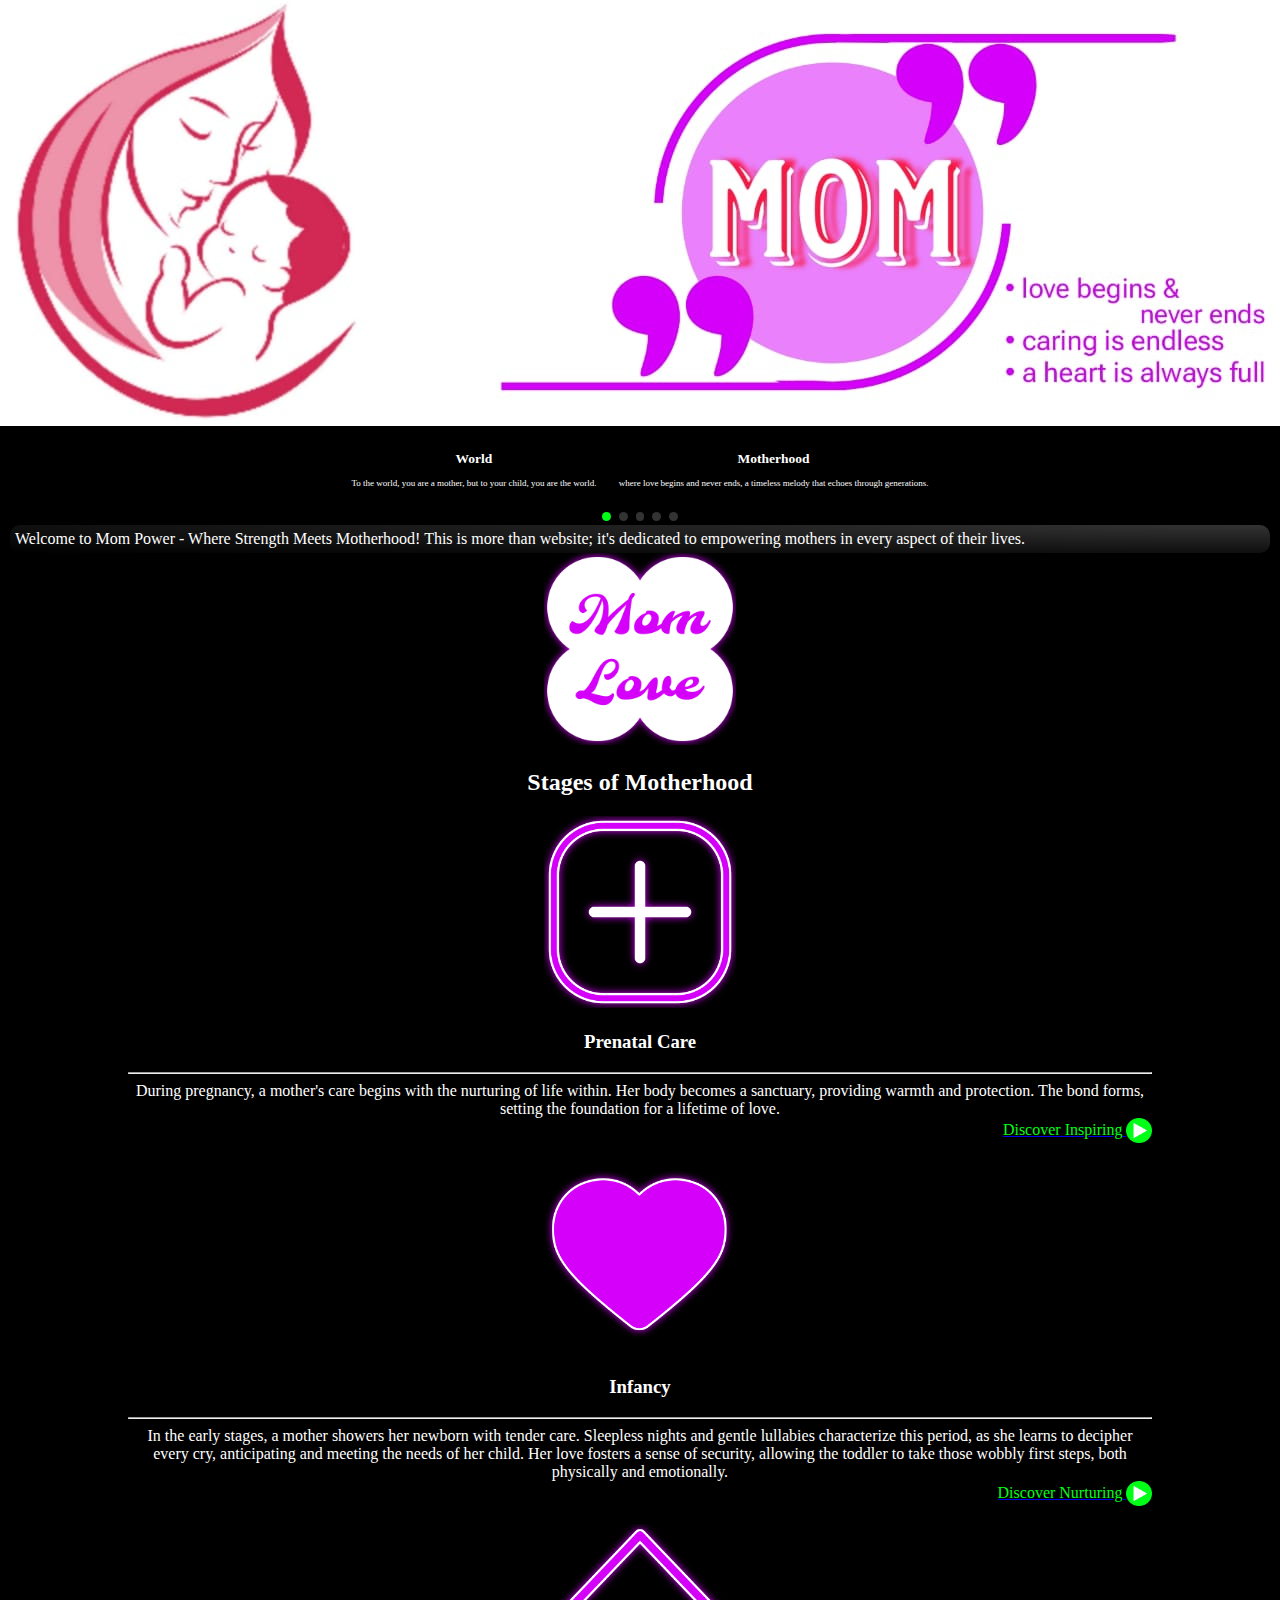
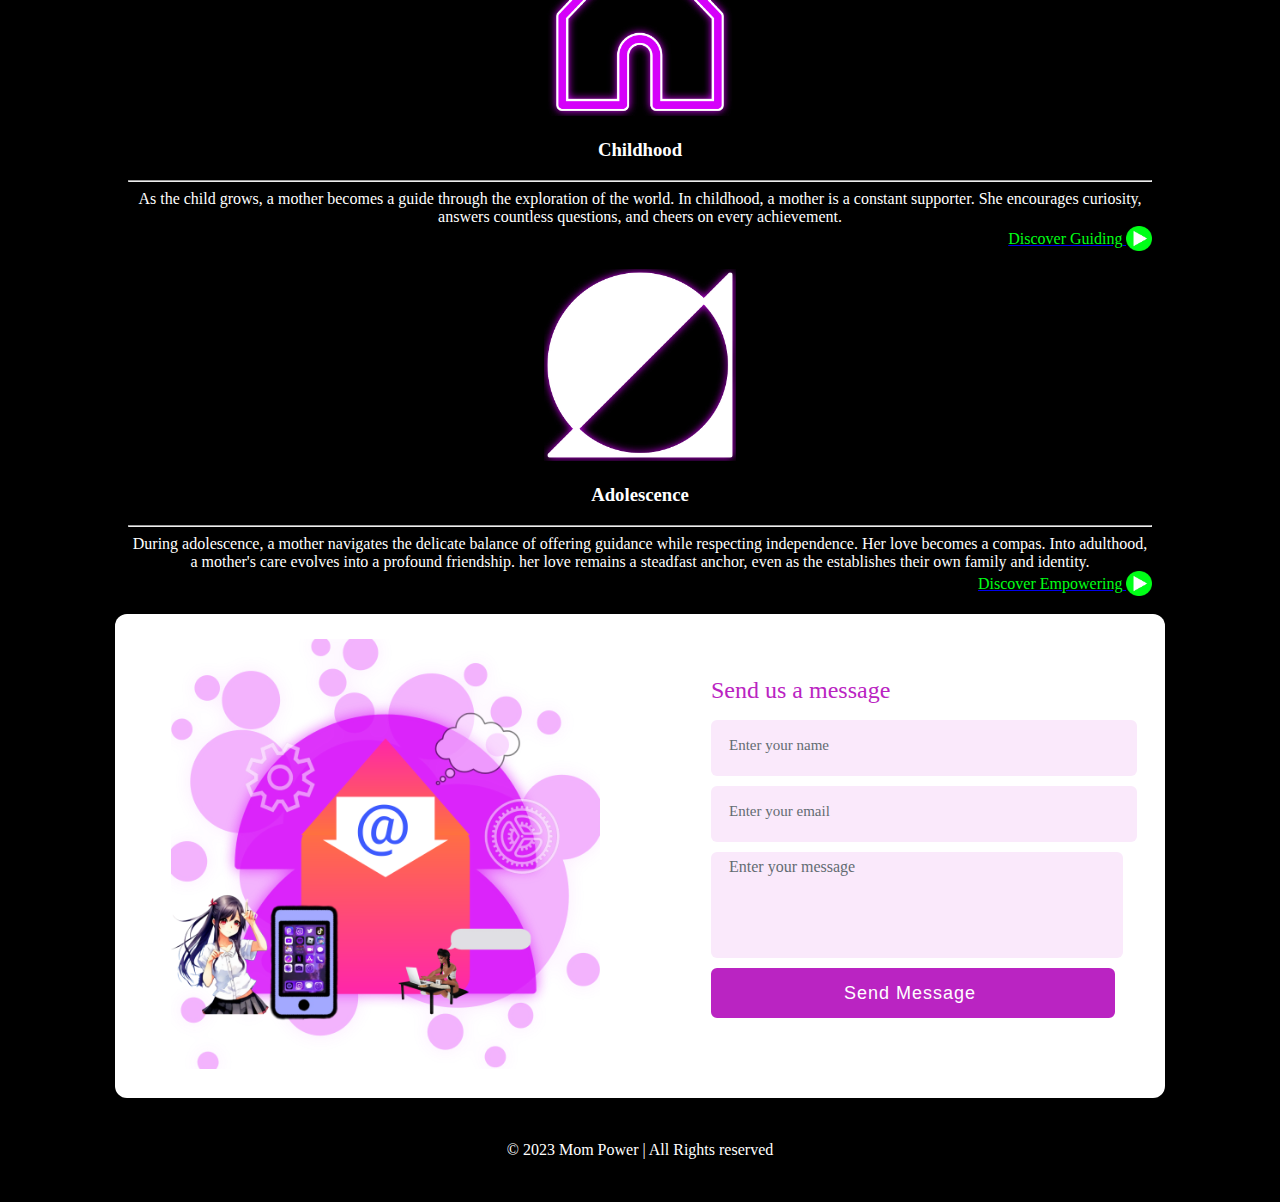
<file: index.html>
<!DOCTYPE html>
<html lang="en">
<head>
    <meta charset="UTF-8">
    <meta name="viewport" content="width=device-width, initial-scale=1.0">
    <title>Homepage-Mom-Power</title>
    <link rel="stylesheet" type="text/css" href="style.css">
    <link rel="stylesheet" href="https://fonts.googleapis.com/css2?family=Material+Symbols+Outlined:opsz,wght,FILL,GRAD@20..48,100..700,0..1,-50..200" />
    <script src="script.js" defer></script>
</head>
<body>
    <header>
        <img src="gallery/mom-power-header-image.jpg">
    </header>
    <main>
        <!--In the main element, we add 2 sections, i.e., Welcome Section, Motherhood Section-->

        <!--Starting of Welcome Section--><!--In the Welcome Section, we add 2 sub-sections, i.e., Slide Show, Introduction-->
        <section id="welcomeId">
            <!--Starting of Slide Show-->
            <div class="slideshowContainer">
                <!--Slides-->
                <div class="quoteSlides">
                    <article class="articleslide">
                        <h2>World</h2>
                    <p>To the world, you are a mother, but to your child, you are the world.</p>
                    </article>
                    <article class="articleslide">
                        <h2>Motherhood</h2>
                    <p>where love begins and never ends, a timeless melody that echoes through generations.</p>
                    </article>
                </div>
                <div class="quoteSlides">
                    <article class="articleslide">
                        <h2>Comfortable Hug</h2>
                    <p>A mother's arms are more comforting than anyone else's.</p>
                    </article>
                    <article class="articleslide">
                        <h2>Exquisite</h2>
                    <p>Motherhood is the exquisite inconvenience of being another person's everything.</p>
                    </article>
                </div>
                <div class="quoteSlides">
                    <article class="articleslide">
                        <h2>Influencer</h2>
                    <p>The influence of a mother in the lives of her children is beyond calculation.</p>
                    </article>
                    <article class="articleslide">
                        <h2>Fuel</h2>
                    <p>A mother's love is the fuel that enables a normal human being to do the impossible.</p>
                    </article>
                </div>
                <div class="quoteSlides">
                    <article class="articleslide">
                        <h2>Forever</h2>
                    <p>Mothers hold their children's hands for a short while, but their hearts forever.</p>
                    </article>
                    <article class="articleslide">
                        <h2>Understanding</h2>
                    <p>A mother understands what a child does not say.</p>
                    </article>
                </div>
                <div class="quoteSlides">
                    <article class="articleslide">
                        <h2>Greatest</h2>
                    <p>Motherhood is the greatest thing and the hardest thing.</p>
                    </article>
                    <article class="articleslide">
                        <h2>Love</h2>
                    <p>A mother's love is endless, like the waves of the sea, constant and comforting.</p>
                    </article>
                </div>
                <!--Navigation Clickable Dots-->
                <div style="text-align: center;">
                    <span class="dot" onclick="currentSlide(1)"></span>
                    <span class="dot" onclick="currentSlide(2)"></span>
                    <span class="dot" onclick="currentSlide(3)"></span>
                    <span class="dot" onclick="currentSlide(4)"></span>
                    <span class="dot" onclick="currentSlide(5)"></span>
                </div>
            </div>
            <!--Ending of Slide Show-->
            <!--Starting of Introduction-->
            <div id="introId">
                Welcome to Mom Power - Where Strength Meets Motherhood! This is more than website; it's dedicated to empowering mothers in every aspect of their lives.
            </div>
            <!--Ending of Introduction-->
        </section>
        <!--Ending of Welcome Section-->

        <!------------------------------------------------------>

        <!--Starting of Motherhood Section--><!--In the Motherhood Section, we add 5 chapters-->
        <section id="motherhoodId">
            <!--Starting of Section Header-->
            <!--Section Starting Animated Image-->
            <div class="animatingImage">
                <img src="gallery/motherhood-section-rotating-image.png">
            </div>
            <!--Section Heading-->
            <h2>Stages of Motherhood</h2>
            <!--Ending of Section Header-->
            <!--Starting of Section Body-->
            <!--Chapter 1 Prenatal Care during Pregnancy-->
            <div class="motherhoodChapter">
                <!--Chapter 1 Icon-->
                <div class="chapterIcon">
                    <img src="gallery/prenatal-care-icon.jpg">
                </div>
                <!--Chapter 1 Heading-->
                <div class="chapterHeader">
                    <h3>Prenatal Care</h3>
                </div>
                <!--Sepation Rule-->
                <hr>
                <!--Chapter 1 Body-->
                <div class="chapterText">
                    During pregnancy, a mother's care begins with the nurturing of life within. Her body becomes a sanctuary, providing warmth and protection. The bond forms, setting the foundation for a lifetime of love.
                </div>
                <!--Chapter 1 Action-->
                <div class="chapterAction">
                    <a href="webpages/cultural-education.html" rel="nofollow" target="_blank">
                        <!--Action Text-->
                        <div>Discover Inspiring</div>
                        &nbsp;
                        <!--Action Image-->
                        <img src="gallery/chapter-action-button.jpg">
                    </a>
                </div>
            </div>
            <br>
            <!--Chapter 2 Infancy-->
            <div class="motherhoodChapter">
                <!--Chapter 2 Icon-->
                <div class="chapterIcon">
                    <img src="gallery/infancy-icon.jpg">
                </div>
                <!--Chapter 2 Heading-->
                <div class="chapterHeader">
                    <h3>Infancy</h3>
                </div>
                <!--Sepation Rule-->
                <hr>
                <!--Chapter 2 Body-->
                <div class="chapterText">
                    In the early stages, a mother showers her newborn with tender care. Sleepless nights and gentle lullabies characterize this period, as she learns to decipher every cry, anticipating and meeting the needs of her child. Her love fosters a sense of security, allowing the toddler to take those wobbly first steps, both physically and emotionally.
                </div>
                <!--Chapter 2 Action-->
                <div class="chapterAction">
                    <a href="webpages/social-emotional-education.html" rel="nofollow" target="_blank">
                        <!--Action Text-->
                        <div>Discover Nurturing</div>
                        &nbsp;
                        <!--Action Image-->
                        <img src="gallery/chapter-action-button.jpg">
                    </a>
                </div>
            </div>
            <br>
            <!--Chapter 3 Childhood-->
            <div class="motherhoodChapter">
                <!--Chapter 3 Icon-->
                <div class="chapterIcon">
                    <img src="gallery/childhood-icon.jpg">
                </div>
                <!--Chapter 3 Heading-->
                <div class="chapterHeader">
                    <h3>Childhood</h3>
                </div>
                <!--Sepation Rule-->
                <hr>
                <!--Chapter 3 Body-->
                <div class="chapterText">
                    As the child grows, a mother becomes a guide through the exploration of the world. In childhood, a mother is a constant supporter. She encourages curiosity, answers countless questions, and cheers on every achievement.
                </div>
                <!--Chapter 3 Action-->
                <div class="chapterAction">
                    <a href="webpages/e-learning.html" rel="nofollow" target="_blank">
                        <!--Action Text-->
                        <div>Discover Guiding</div>
                        &nbsp;
                        <!--Action Image-->
                        <img src="gallery/chapter-action-button.jpg">
                    </a>
                </div>
            </div>
            <br>
            <!--Chapter 4 Adolescence-->
            <div class="motherhoodChapter">
                <!--Chapter 4 Icon-->
                <div class="chapterIcon">
                    <img src="gallery/adolescence-icon.jpg">
                </div>
                <!--Chapter 4 Heading-->
                <div class="chapterHeader">
                    <h3>Adolescence</h3>
                </div>
                <!--Sepation Rule-->
                <hr>
                <!--Chapter 4 Body-->
                <div class="chapterText">
                    During adolescence, a mother navigates the delicate balance of offering guidance while respecting independence. Her love becomes a compas. Into adulthood, a mother's care evolves into a profound friendship. her love remains a steadfast anchor, even as the establishes their own family and identity.
                </div>
                <!--Chapter 4 Action-->
                <div class="chapterAction">
                    <a href="webpages/eco-education.html" rel="nofollow" target="_blank">
                        <!--Action Text-->
                        <div>Discover Empowering</div>
                        &nbsp;
                        <!--Action Image-->
                        <img src="gallery/chapter-action-button.jpg">
                    </a>
                </div>
            </div>
            <br>
            <!--Ending of Section Body-->
        </section>
        <!--Ending of Motherhood Section-->

        <!------------------------------------------------------>
        
<!--Starting of Contact-->
       <div id="index-contact" class="cn-body">
  <div class="cn-container">
    <div class="cn-content">
      <div class="cn-image-box">
       <img src="gallery/contact.png" alt="Contact Us">
      </div>
    <form action="#">
      <div class="cn-topic">Send us a message</div>
      <div class="cn-input-box">
        <input type="text" required>
        <label>Enter your name</label>
      </div>
      <div class="cn-input-box">
        <input type="text" required>
        <label>Enter your email</label>
      </div>
      <div class="cn-message-box">
        <input type="text">
        <label>Enter your message</label>
      </div>
      <div class="cn-input-box">
        <input type="submit" value="Send Message">
      </div>
    </form>
  </div>
  </div>
       </div>
<!--Ending of Contact-->
    </main>
    <button id="toTopButton" onclick="scrollToTop()">&#x279C;</button>
    <footer>
        <div>&copy; 2023 <a href="index.html" rel="nofollow" target="_blank">Mom Power</a> | All Rights reserved</div>
    </footer>
</body>
</html>
</file>
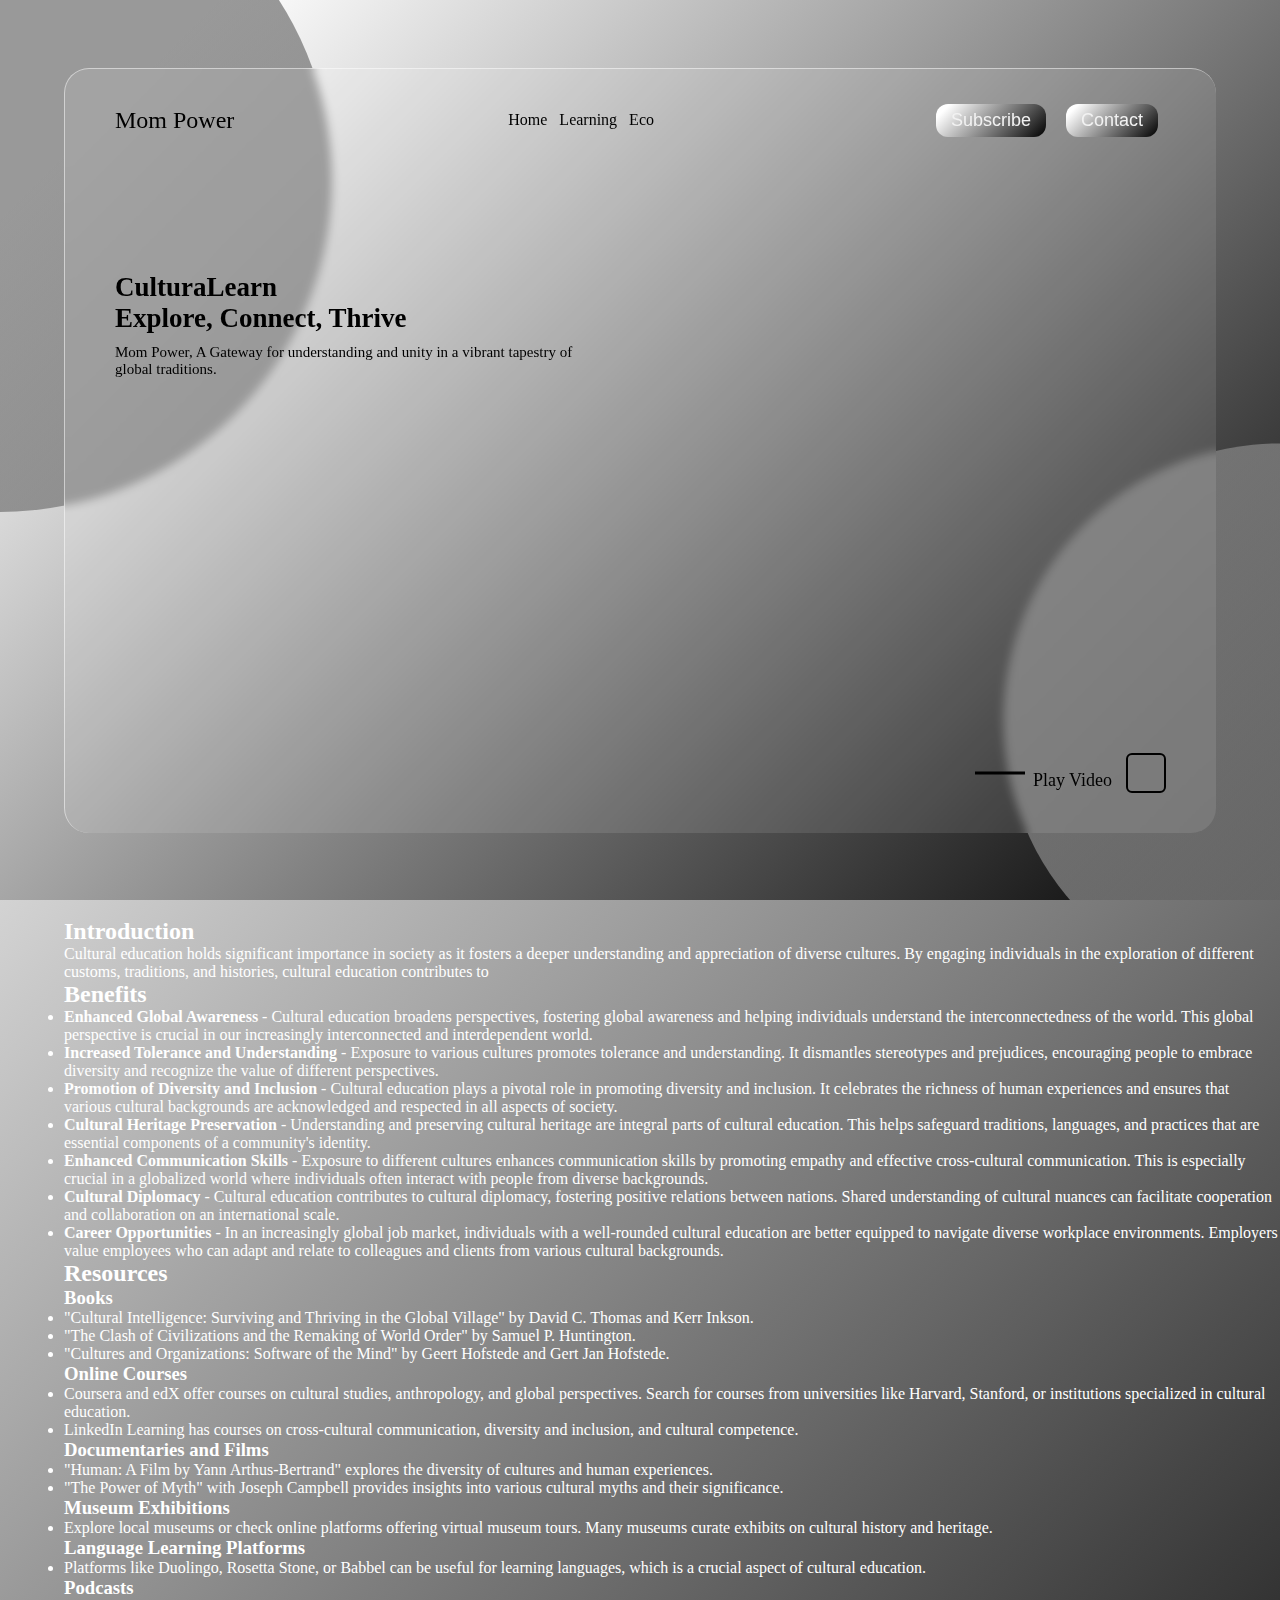
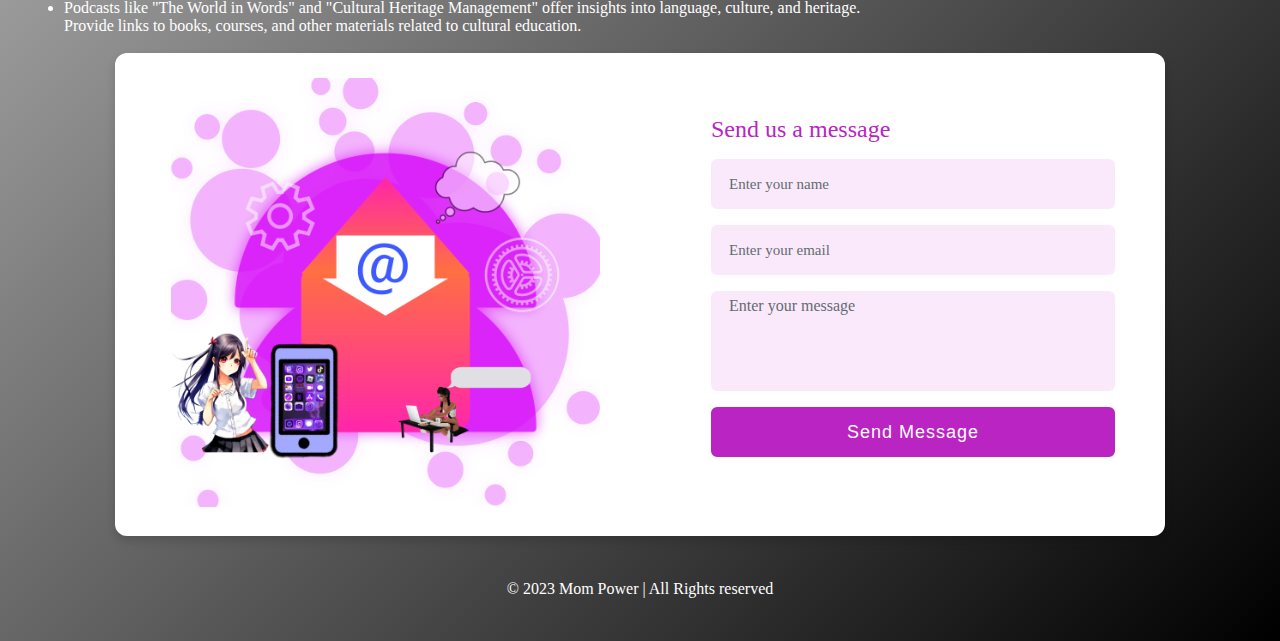
<file: webpages/cultural-education.html>
<!DOCTYPE html>
<html lang="en">
<head>
    <meta charset="UTF-8">
    <meta name="viewport" content="width=device-width, initial-scale=1.0">
    <title>Cultural Education</title>
    <link rel="stylesheet" type="text/css" href="style-cult.css">
    <link rel="stylesheet" href="https://fonts.googleapis.com/icon?family=Material+Icons" />
    <script src="script-cult.js" defer></script>
</head>
<body>
        <header>
        <div class="header">
            <!--<h1>E-Learning</h1>-->
            <nav class="navbar">
                <div class="logo"><a href="../index.html" rel="nofollow" target="_blank">Mom Power</a></div>
                <ul class="menu">
                    <li><a href="../index.html" rel="nofollow" target="_blank">Home</a></li>
                    <li><a href="e-learning.html" rel="nofollow" target="_blank">Learning</a></li>
                    <li><a href="eco-education.html" rel="nofollow" target="_blank">Eco</a></li>
                </ul>
                <div class="buttons">
                    <input type="button" value="Subscribe" onclick="redirectToSubscribe()">
                    <input type="button" value="Contact" onclick="redirectToContact()">
                </div>
            </nav>
            <div class="text-content">
                <h2>CulturaLearn<br>Explore, Connect, Thrive</h2>
                <p>Mom Power, A Gateway for understanding and unity in a vibrant tapestry of global traditions.</p>
            </div>
            <div class="play-button">
                <span class="play">Play Video</span>
                <i class="material-icons fa-play" onclick="click()">play_circle</i>
            </div>
        </div>
    </header>
    

    <main>
<br>
        <section class="cont">
            <h2>Introduction</h2>
            <p>Cultural education holds significant importance in society as it fosters a deeper understanding and appreciation of diverse cultures. By engaging individuals in the exploration of different customs, traditions, and histories, cultural education contributes to</p>
        </section>

        <section class="cont">
            <h2>Benefits</h2>
            <ul>
                <li><strong>Enhanced Global Awareness</strong> - Cultural education broadens perspectives, fostering global awareness and helping individuals understand the interconnectedness of the world. This global perspective is crucial in our increasingly interconnected and interdependent world.</li>
                <li><strong>Increased Tolerance and Understanding</strong> - Exposure to various cultures promotes tolerance and understanding. It dismantles stereotypes and prejudices, encouraging people to embrace diversity and recognize the value of different perspectives.</li>
                <li><strong>Promotion of Diversity and Inclusion</strong> - Cultural education plays a pivotal role in promoting diversity and inclusion. It celebrates the richness of human experiences and ensures that various cultural backgrounds are acknowledged and respected in all aspects of society.</li>
                <li><strong>Cultural Heritage Preservation</strong> - Understanding and preserving cultural heritage are integral parts of cultural education. This helps safeguard traditions, languages, and practices that are essential components of a community's identity.</li>
                <li><strong>Enhanced Communication Skills</strong> - Exposure to different cultures enhances communication skills by promoting empathy and effective cross-cultural communication. This is especially crucial in a globalized world where individuals often interact with people from diverse backgrounds.</li>
                <li><strong>Cultural Diplomacy</strong> - Cultural education contributes to cultural diplomacy, fostering positive relations between nations. Shared understanding of cultural nuances can facilitate cooperation and collaboration on an international scale.</li>
                <li><strong>Career Opportunities</strong> - In an increasingly global job market, individuals with a well-rounded cultural education are better equipped to navigate diverse workplace environments. Employers value employees who can adapt and relate to colleagues and clients from various cultural backgrounds.</li>
            </ul>
        </section>

        <section class="cont">
            <h2>Resources</h2>
            <h3>Books</h3>
            <ul>
                <li>"Cultural Intelligence: Surviving and Thriving in the Global Village" by David C. Thomas and Kerr Inkson.</li>
                <li>"The Clash of Civilizations and the Remaking of World Order" by Samuel P. Huntington.</li>
                <li>"Cultures and Organizations: Software of the Mind" by Geert Hofstede and Gert Jan Hofstede.</li>
            </ul>
            <h3>Online Courses</h3>
            <ul>
                <li>Coursera and edX offer courses on cultural studies, anthropology, and global perspectives. Search for courses from universities like Harvard, Stanford, or institutions specialized in cultural education.</li>
                <li>LinkedIn Learning has courses on cross-cultural communication, diversity and inclusion, and cultural competence.</li>
            </ul>
            <h3>Documentaries and Films</h3>
            <ul>
                <li>"Human: A Film by Yann Arthus-Bertrand" explores the diversity of cultures and human experiences.</li>
                <li>"The Power of Myth" with Joseph Campbell provides insights into various cultural myths and their significance.</li>
            </ul>
            <h3>Museum Exhibitions</h3>
            <ul>
                <li>Explore local museums or check online platforms offering virtual museum tours. Many museums curate exhibits on cultural history and heritage.</li>
            </ul>
            <h3>Language Learning Platforms</h3>
            <ul>
                <li>Platforms like Duolingo, Rosetta Stone, or Babbel can be useful for learning languages, which is a crucial aspect of cultural education.</li>
            </ul>
            <h3>Podcasts</h3>
            <ul>
                <li>Podcasts like "The World in Words" and "Cultural Heritage Management" offer insights into language, culture, and heritage.</li>
            </ul>
            <p>Provide links to books, courses, and other materials related to cultural education.</p>
        </section>
<br>
        
<!--Starting of Contact-->
       <div id="index-contact" class="cn-body">
  <div class="cn-container">
    <div class="cn-content">
      <div class="cn-image-box">
       <img src="../gallery/contact.png" alt="Contact Us">
      </div>
    <form action="#">
      <div class="cn-topic">Send us a message</div>
      <div class="cn-input-box">
        <input type="text" required>
        <label>Enter your name</label>
      </div>
      <div class="cn-input-box">
        <input type="text" required>
        <label>Enter your email</label>
      </div>
      <div class="cn-message-box">
        <input type="text">
        <label>Enter your message</label>
      </div>
      <div class="cn-input-box">
        <input type="submit" value="Send Message">
      </div>
    </form>
  </div>
  </div>
       </div>
<!--Ending of Contact-->
        <button id="toTopButton" onclick="scrollToTop()">&#x279C;</button>
    </main>

    <footer>
        <div>&copy; 2023 <a href="../index.html" rel="nofollow" target="_blank">Mom Power</a> | All Rights reserved</div>
    </footer>
</body>
</html>
</file>
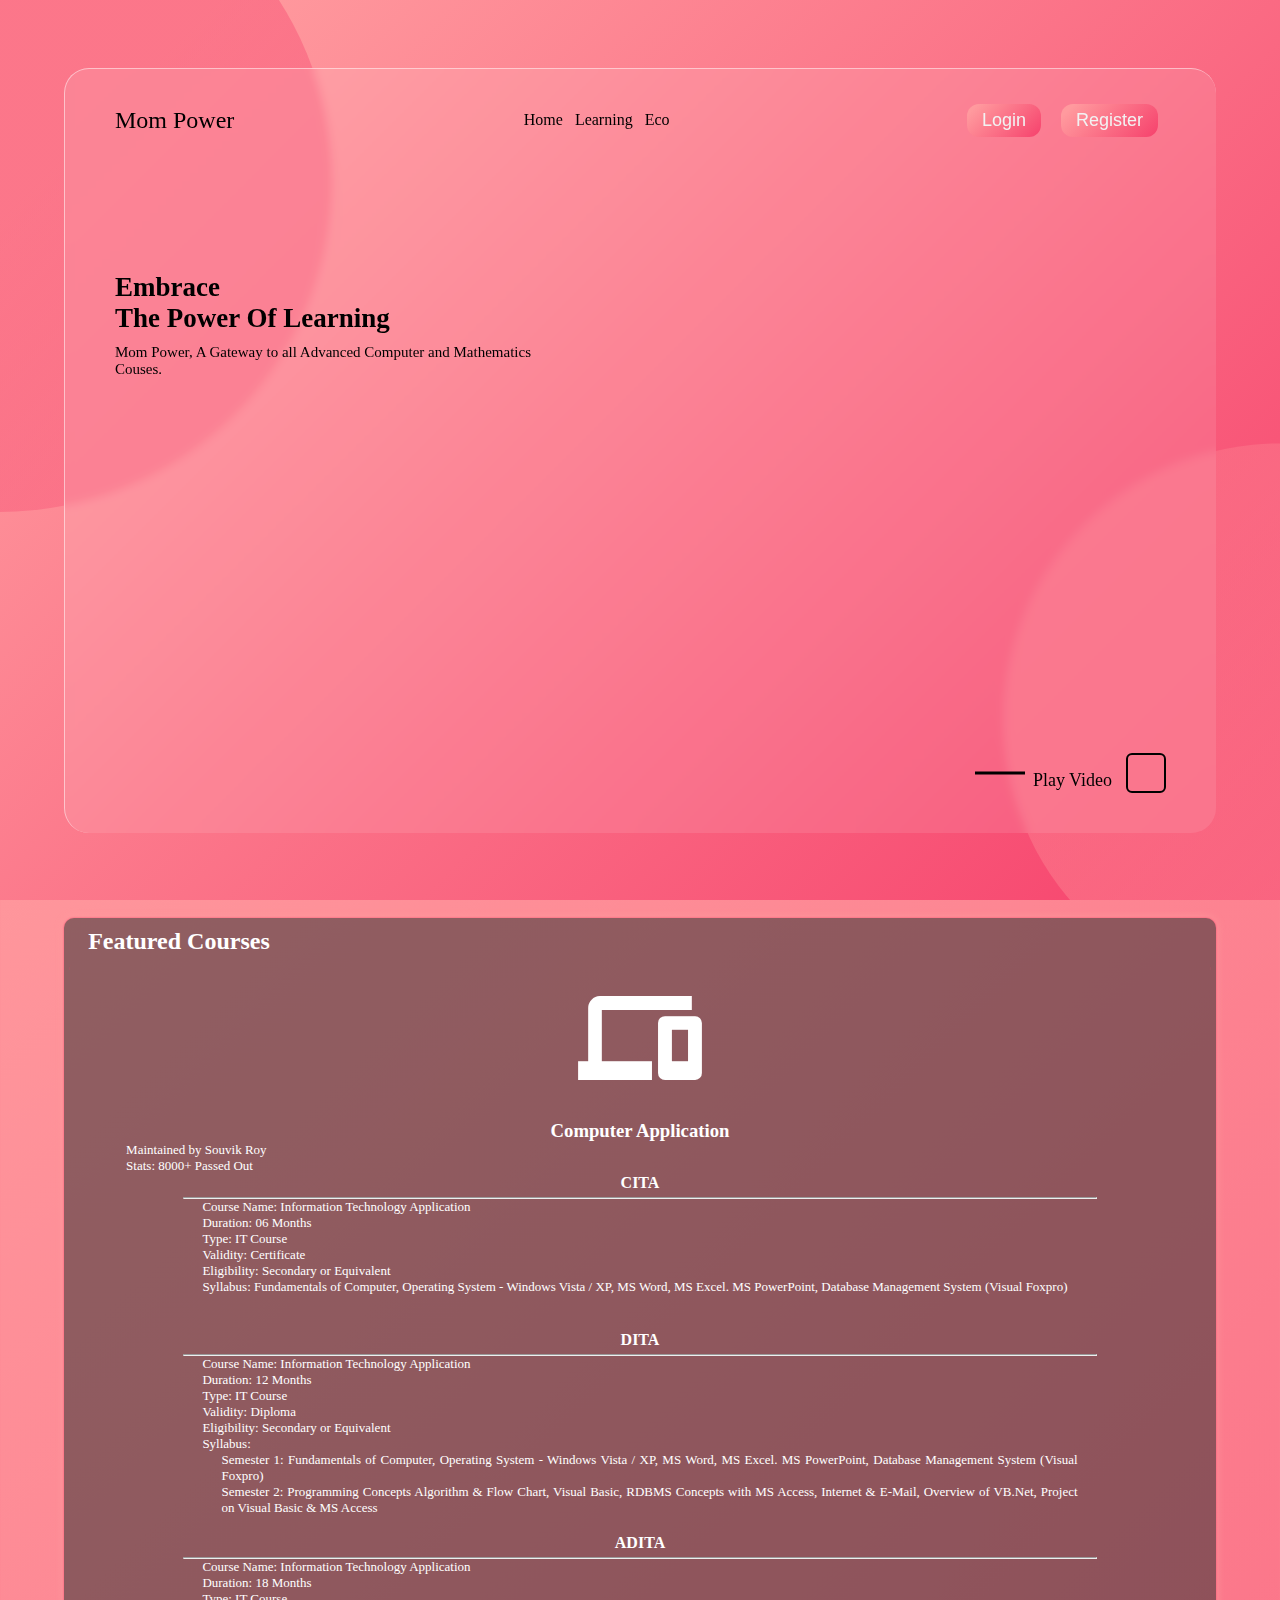
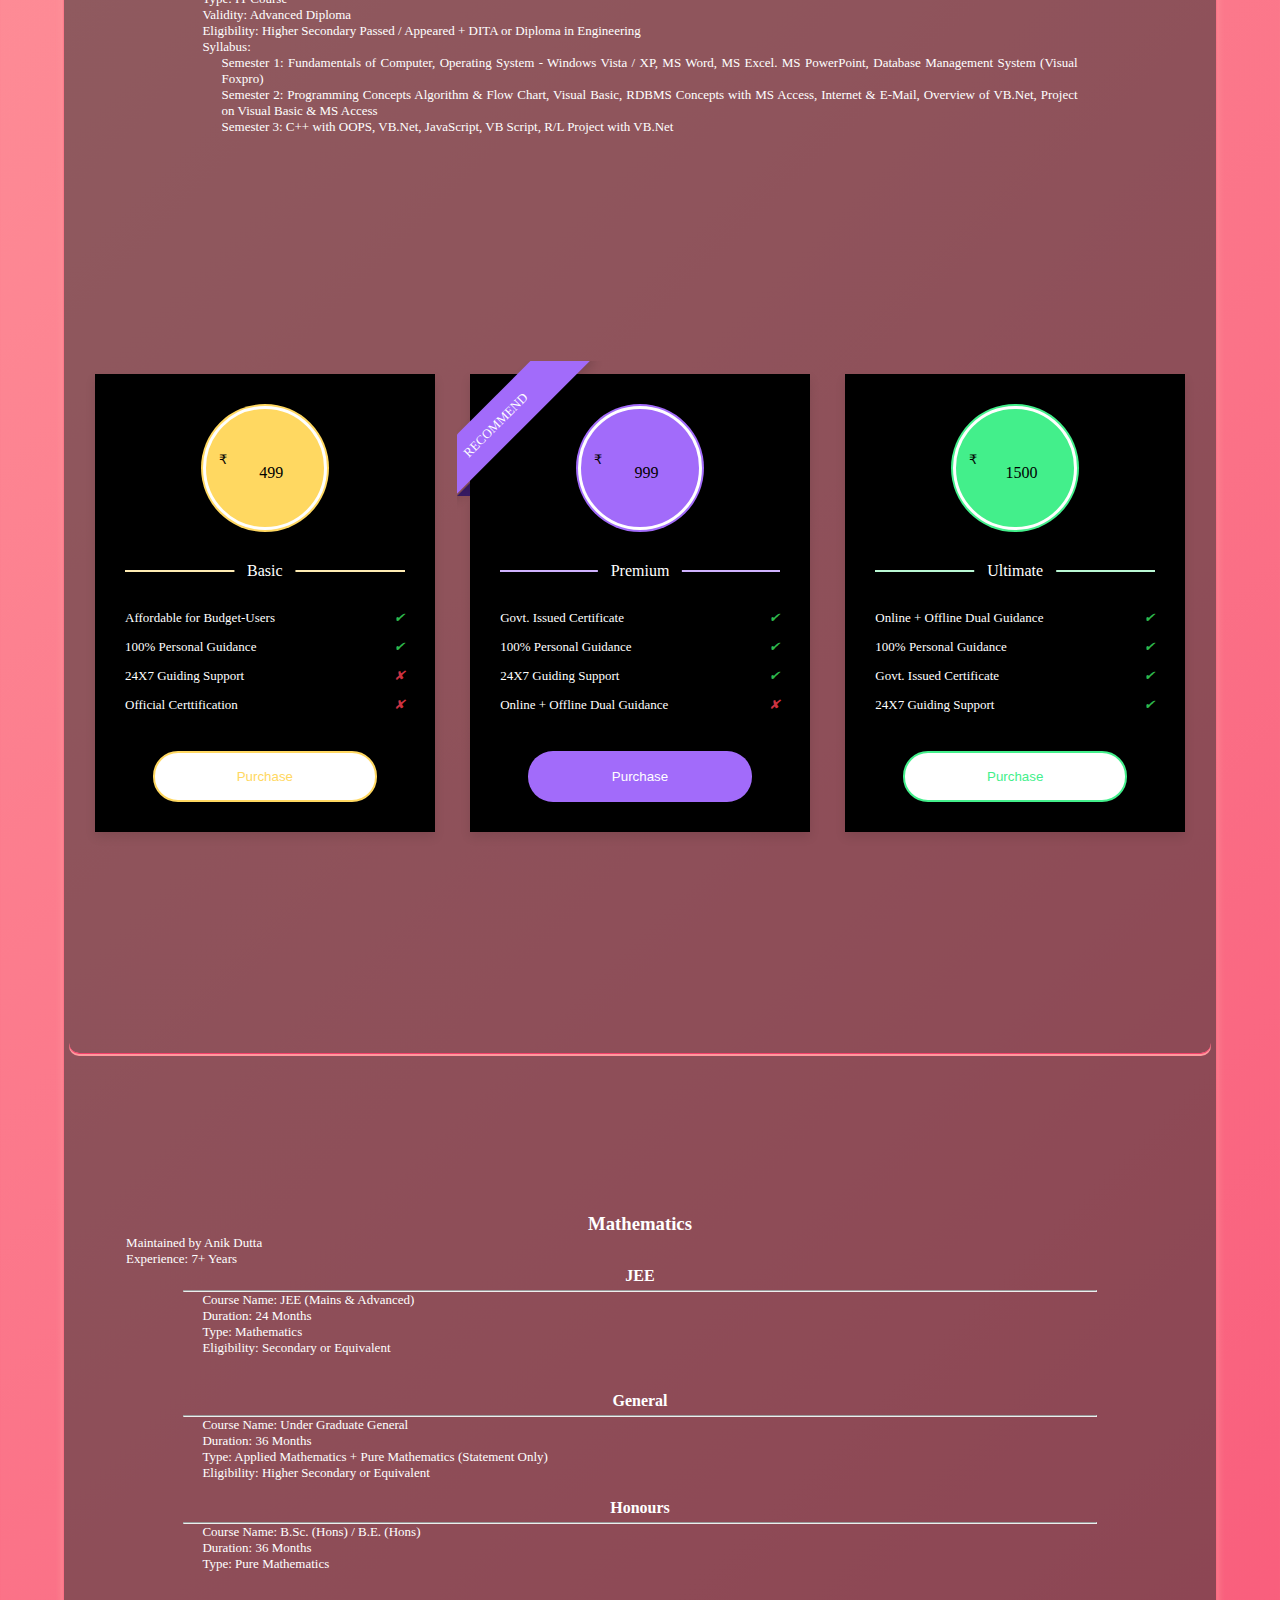
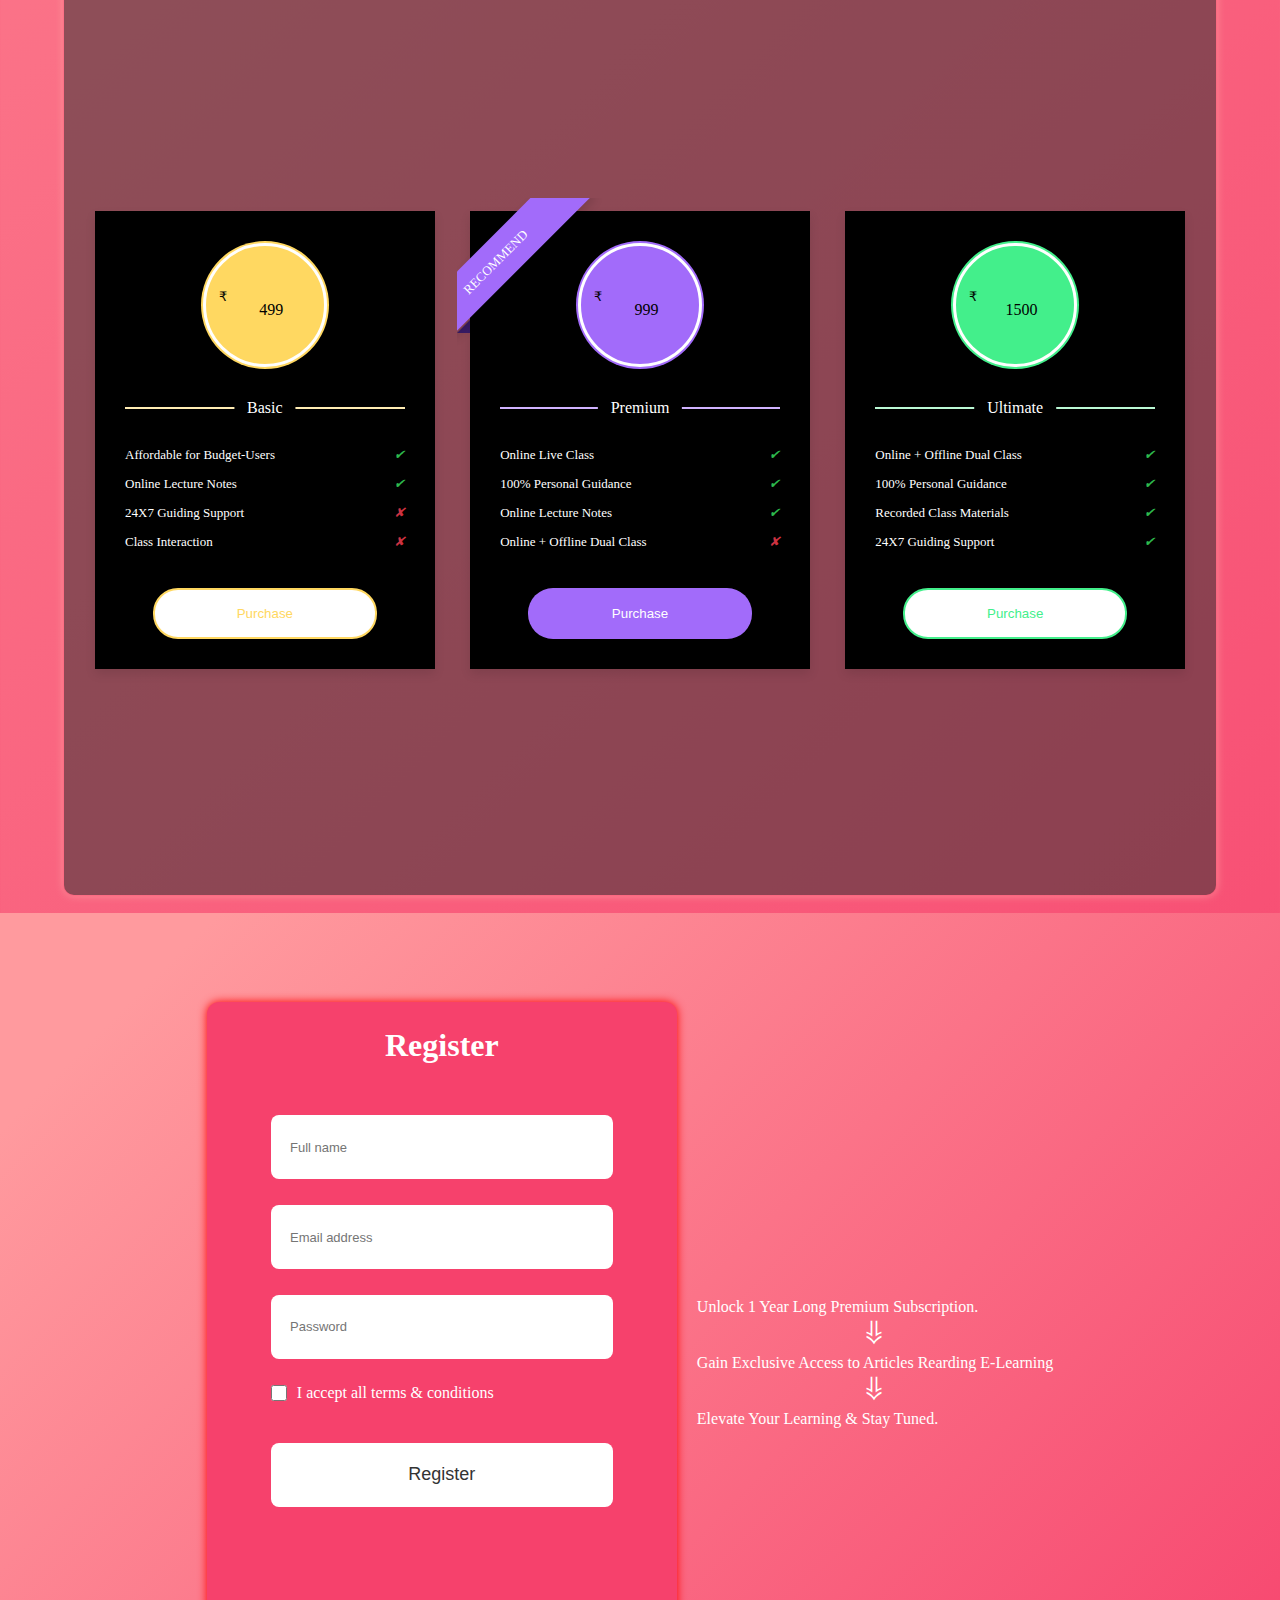
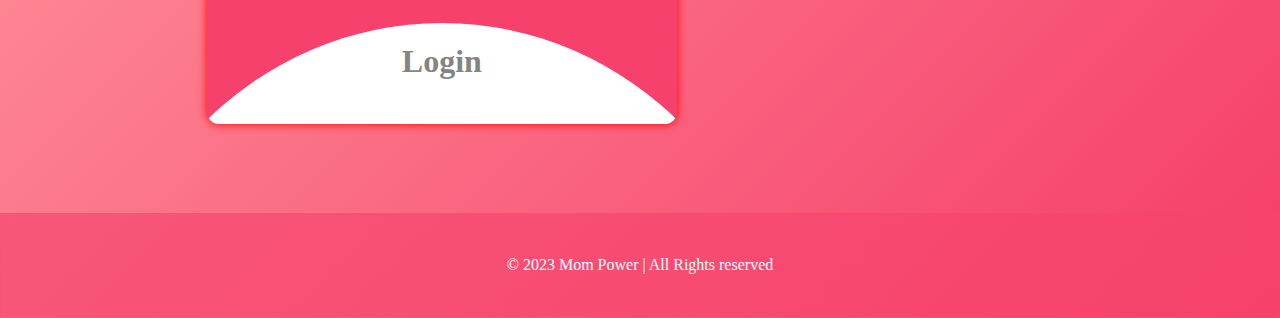
<file: webpages/e-learning.html>
<!DOCTYPE html>
<html lang="en">
<head>
    <meta charset="UTF-8">
    <meta name="viewport" content="width=device-width, initial-scale=1.0">
    <title>E-Learning</title>
    <link rel="stylesheet" type="text/css" href="style-e-learning.css">
    <link rel="stylesheet" href="https://fonts.googleapis.com/icon?family=Material+Icons" />
    <script src="script-e-learning.js" defer></script>
    
</head>
<body>
    <header>
        <div class="header">
            <!--<h1>E-Learning</h1>-->
            <nav class="navbar">
                <div class="logo"><a href="../index.html" rel="nofollow" target="_blank">Mom Power</a></div>
                <ul class="menu">
                    <li><a href="../index.html" rel="nofollow" target="_blank">Home</a></li>
                    <li><a href="e-learning.html" rel="nofollow" target="_blank">Learning</a></li>
                    <li><a href="eco-education.html" rel="nofollow" target="_blank">Eco</a></li>
                </ul>
                <div class="buttons">
                    <input type="button" value="Login" onclick="redirectToRegister()">
                    <input type="button" value="Register" onclick="redirectToRegister()">
                </div>
            </nav>
            <div class="text-content">
                <h2>Embrace<br>The Power Of Learning</h2>
                <p>Mom Power, A Gateway to all Advanced Computer and Mathematics Couses.</p>
            </div>
            <div class="play-button">
                <span class="play">Play Video</span>
                <i class="material-icons fa-play" onclick="click()">play_circle</i>
            </div>
        </div>
    </header>

    <br>

    <main>
        <section id="featured-courses">
            <h2>Featured Courses</h2>
            <!--Starting of Computer Application Courses-->
            <section class="computer-application-course">
                <!--Starting of Course Details-->
                <section class="motherhoodIdCopy1"><!--A copy of Motherhood section-->
                    <!--Starting of Section Header-->
                    <!--Section Starting Animated Image-->
                    <br>
                    <div class="animatingImageCopy1">
                        <i class="material-icons larger-icon">devices</i>
                        
                    </div>
                    <br>
                    <!--Section Heading-->
                    <h3>Computer Application</h3>
                    <!--Ending of Section Header-->
                    <div class="comp-course-details">Maintained by Souvik Roy</div>
                    <div class="comp-course-details">Stats: 8000+ Passed Out</div>
                    <!--Starting of Section Body-->
                    <!--Chapter 1 CITA-->
                    <div class="motherhoodChapterCopy1">
                        <!--Chapter 1 Heading-->
                        <div class="chapterHeaderCopy1">
                            <h4>CITA</h4>
                        </div>
                        <!--Sepation Rule-->
                        <hr>
                        <!--Chapter 1 Body-->
                        <div class="chapterTextCopy1">
                            <p>Course Name: Information Technology Application</p>
                            <p>Duration: 06 Months</p>
                            <p>Type: IT Course</p>
                            <p>Validity:  Certificate</p>
                            <p>Eligibility: Secondary or Equivalent</p>
                            <p>Syllabus: Fundamentals of Computer, Operating System - Windows Vista / XP, MS Word, MS Excel. MS PowerPoint, Database Management System (Visual Foxpro)</p>
                        </div>
                    </div>
                    <br>
                    <br>
                    <!--Chapter 2 DITA-->
                    <div class="motherhoodChapterCopy1">
                        <!--Chapter 2 Heading-->
                        <div class="chapterHeaderCopy1">
                            <h4>DITA</h4>
                        </div>
                        <!--Sepation Rule-->
                        <hr>
                        <!--Chapter 2 Body-->
                        <div class="chapterTextCopy1">
                            <p>Course Name: Information Technology Application</p>
                            <p>Duration: 12 Months</p>
                            <p>Type: IT Course</p>
                            <p>Validity:  Diploma</p>
                            <p>Eligibility: Secondary or Equivalent</p>
                            <p>Syllabus:
                                <br>
                                <div>Semester 1: Fundamentals of Computer, Operating System - Windows Vista / XP, MS Word, MS Excel. MS PowerPoint, Database Management System (Visual Foxpro)</div>
                                <div>Semester 2: Programming Concepts Algorithm & Flow Chart, Visual Basic, RDBMS Concepts with MS Access, Internet & E-Mail, Overview of VB.Net, Project on Visual Basic & MS Access</div>
                            </p>
                        </div>
                    </div>
                    <br>
                    <!--Chapter 3 ADITA-->
                    <div class="motherhoodChapterCopy1">
                        <!--Chapter 3 Heading-->
                        <div class="chapterHeaderCopy1">
                            <h4>ADITA</h4>
                        </div>
                        <!--Sepation Rule-->
                        <hr>
                        <!--Chapter 3 Body-->
                        <div class="chapterTextCopy1">
                            <p>Course Name: Information Technology Application</p>
                            <p>Duration: 18 Months</p>
                            <p>Type: IT Course</p>
                            <p>Validity:  Advanced Diploma</p>
                            <p>Eligibility: Higher Secondary Passed / Appeared + DITA or Diploma in Engineering</p>
                            <p>Syllabus:
                                <br>
                                <div>Semester 1: Fundamentals of Computer, Operating System - Windows Vista / XP, MS Word, MS Excel. MS PowerPoint, Database Management System (Visual Foxpro)</div>
                                <div>Semester 2: Programming Concepts Algorithm & Flow Chart, Visual Basic, RDBMS Concepts with MS Access, Internet & E-Mail, Overview of VB.Net, Project on Visual Basic & MS Access</div>
                                <div>Semester 3: C++ with OOPS, VB.Net, JavaScript, VB Script, R/L Project with VB.Net</div>
                            </p>
                        </div>
                    </div>
                    <br>
                    <!--Ending of Section Body-->
                </section>
                <!--Ending of Course Details-->

                <!--Starting of Courses Price Logs-->
                <div id="computer-pricing-logs">
                    <div class="wrapper-cour">
                        <div class="table basic">
                            <div class="price-section">
                                <div class="price-area">
                                    <div class="inner-area">
                                        <span class="text">&#8377;</span>
                                        <span class="price">499</span>
                                    </div>
                                </div>
                            </div>
                            <div class="package-name"></div>
                            <ul class="features">
                                <li>
                                    <span class="list-name">Affordable for Budget-Users</span>
                                    <span class="icon check"><i class="fas fa-check">&#10004;</i></span>
                                </li>
                                <li>
                                    <span class="list-name">100% Personal Guidance</span>
                                    <span class="icon check"><i class="fas fa-check">&#10004;</i></span>
                                </li>
                                <li>
                                    <span class="list-name">24X7 Guiding Support</span>
                                    <span class="icon cross"><i class="fas fa-times">&#x2718;</i></span>
                                </li>
                                <li>
                                    <span class="list-name">Official Certtification</span>
                                    <span class="icon cross"><i class="fas fa-times">&#x2718;</i></span>
                                </li>
                            </ul>
                            <div class="btn"><button>Purchase</button></div>
                        </div>

                        <div class="table premium">
                            <div class="ribbon"><span>Recommend</span></div>
                            <div class="price-section">
                                <div class="price-area">
                                    <div class="inner-area">
                                        <span class="text">&#8377;</span>
                                        <span class="price">999</span>
                                    </div>
                                </div>
                            </div>
                            <div class="package-name"></div>
                            <ul class="features">
                                <li>
                                    <span class="list-name">Govt. Issued Certificate</span>
                                    <span class="icon check"><i class="fas fa-check">&#10004;</i></span>
                                </li>
                                <li>
                                    <span class="list-name">100% Personal Guidance</span>
                                    <span class="icon check"><i class="fas fa-check">&#10004;</i></span>
                                </li>
                                <li>
                                    <span class="list-name">24X7 Guiding Support</span>
                                    <span class="icon check"><i class="fas fa-check">&#10004;</i></span>
                                </li>
                                <li>
                                    <span class="list-name">Online + Offline Dual Guidance</span>
                                    <span class="icon cross"><i class="fas fa-times">&#x2718;</i></span>
                                </li>
                            </ul>
                            <div class="btn"><button>Purchase</button></div>
                        </div>

                        <div class="table ultimate">
                            <div class="price-section">
                                <div class="price-area">
                                    <div class="inner-area">
                                        <span class="text">&#8377;</span>
                                        <span class="price">1500</span>
                                    </div>
                                </div>
                            </div>
                            <div class="package-name"></div>
                            <ul class="features">
                                <li>
                                    <span class="list-name">Online + Offline Dual Guidance</span>
                                    <span class="icon check"><i class="fas fa-check">&#10004;</i></span>
                                </li>
                                <li>
                                    <span class="list-name">100% Personal Guidance</span>
                                    <span class="icon check"><i class="fas fa-check">&#10004;</i></span>
                                </li>
                                <li>
                                    <span class="list-name">Govt. Issued Certificate</span>
                                    <span class="icon check"><i class="fas fa-check">&#10004;</i></span>
                                </li>
                                <li>
                                    <span class="list-name">24X7 Guiding Support</span>
                                    <span class="icon check"><i class="fas fa-check">&#10004;</i></span>
                                </li>
                            </ul>
                            <div class="btn"><button>Purchase</button></div>
                        </div>
                    </div>
                </div>
                <!--Ending of Courses Price Logs-->
            </section>
            <!--Ending of Computer Application Courses-->

            <!--Starting of Mathematics Courses-->
            <section>
                <!--Starting of Course Details-->
                <section class="motherhoodIdCopy1"><!--A copy of Motherhood section-->
                    <!--Starting of Section Header-->
                    <!--Section Starting Animated Image-->
                    <br>
                    <div class="animatingImageCopy1">
                        <i class="material-icons larger-icon">calculate</i>
                    </div>
                    <br>
                    <!--Section Heading-->
                    <h3>Mathematics</h3>
                    <!--Ending of Section Header-->
                    <div class="comp-course-details">Maintained by Anik Dutta</div>
                    <div class="comp-course-details">Experience: 7+ Years</div>
                    <!--Starting of Section Body-->
                    <!--Chapter 1 JEE-->
                    <div class="motherhoodChapterCopy1">
                        <!--Chapter 1 Heading-->
                        <div class="chapterHeaderCopy1">
                            <h4>JEE</h4>
                        </div>
                        <!--Sepation Rule-->
                        <hr>
                        <!--Chapter 1 Body-->
                        <div class="chapterTextCopy1">
                            <p>Course Name: JEE (Mains & Advanced)</p>
                            <p>Duration: 24 Months</p>
                            <p>Type: Mathematics</p>
                            <p>Eligibility: Secondary or Equivalent</p>
                        </div>
                    </div>
                    <br>
                    <br>
                    <!--Chapter 2 General-->
                    <div class="motherhoodChapterCopy1">
                        <!--Chapter 2 Heading-->
                        <div class="chapterHeaderCopy1">
                            <h4>General</h4>
                        </div>
                        <!--Sepation Rule-->
                        <hr>
                        <!--Chapter 2 Body-->
                        <div class="chapterTextCopy1">
                            <p>Course Name: Under Graduate General</p>
                            <p>Duration: 36 Months</p>
                            <p>Type: Applied Mathematics + Pure Mathematics (Statement Only)</p>
                            <p>Eligibility: Higher Secondary or Equivalent</p>
                        </div>
                    </div>
                    <br>
                    <!--Chapter 3 Hons-->
                    <div class="motherhoodChapterCopy1">
                        <!--Chapter 3 Heading-->
                        <div class="chapterHeaderCopy1">
                            <h4>Honours</h4>
                        </div>
                        <!--Sepation Rule-->
                        <hr>
                        <!--Chapter 3 Body-->
                        <div class="chapterTextCopy1">
                            <p>Course Name: B.Sc. (Hons) / B.E. (Hons)</p>
                            <p>Duration: 36 Months</p>
                            <p>Type: Pure Mathematics</p>
                        </div>
                    </div>
                    <br>
                    <!--Ending of Section Body-->
                </section>
                <!--Ending of Course Details-->

                <!--Starting of Courses Price Logs-->
                <div id="computer-pricing-logs">
                    <div class="wrapper-cour">
                        <div class="table basic">
                            <div class="price-section">
                                <div class="price-area">
                                    <div class="inner-area">
                                        <span class="text">&#8377;</span>
                                        <span class="price">499</span>
                                    </div>
                                </div>
                            </div>
                            <div class="package-name"></div>
                            <ul class="features">
                                <li>
                                    <span class="list-name">Affordable for Budget-Users</span>
                                    <span class="icon check"><i class="fas fa-check">&#10004;</i></span>
                                </li>
                                <li>
                                    <span class="list-name">Online Lecture Notes</span>
                                    <span class="icon check"><i class="fas fa-check">&#10004;</i></span>
                                </li>
                                <li>
                                    <span class="list-name">24X7 Guiding Support</span>
                                    <span class="icon cross"><i class="fas fa-times">&#x2718;</i></span>
                                </li>
                                <li>
                                    <span class="list-name">Class Interaction</span>
                                    <span class="icon cross"><i class="fas fa-times">&#x2718;</i></span>
                                </li>
                            </ul>
                            <div class="btn"><button>Purchase</button></div>
                        </div>

                        <div class="table premium">
                            <div class="ribbon"><span>Recommend</span></div>
                            <div class="price-section">
                                <div class="price-area">
                                    <div class="inner-area">
                                        <span class="text">&#8377;</span>
                                        <span class="price">999</span>
                                    </div>
                                </div>
                            </div>
                            <div class="package-name"></div>
                            <ul class="features">
                                <li>
                                    <span class="list-name">Online Live Class</span>
                                    <span class="icon check"><i class="fas fa-check">&#10004;</i></span>
                                </li>
                                <li>
                                    <span class="list-name">100% Personal Guidance</span>
                                    <span class="icon check"><i class="fas fa-check">&#10004;</i></span>
                                </li>
                                <li>
                                    <span class="list-name">Online Lecture Notes</span>
                                    <span class="icon check"><i class="fas fa-check">&#10004;</i></span>
                                </li>
                                <li>
                                    <span class="list-name">Online + Offline Dual Class</span>
                                    <span class="icon cross"><i class="fas fa-times">&#x2718;</i></span>
                                </li>
                            </ul>
                            <div class="btn"><button>Purchase</button></div>
                        </div>

                        <div class="table ultimate">
                            <div class="price-section">
                                <div class="price-area">
                                    <div class="inner-area">
                                        <span class="text">&#8377;</span>
                                        <span class="price">1500</span>
                                    </div>
                                </div>
                            </div>
                            <div class="package-name"></div>
                            <ul class="features">
                                <li>
                                    <span class="list-name">Online + Offline Dual Class</span>
                                    <span class="icon check"><i class="fas fa-check">&#10004;</i></span>
                                </li>
                                <li>
                                    <span class="list-name">100% Personal Guidance</span>
                                    <span class="icon check"><i class="fas fa-check">&#10004;</i></span>
                                </li>
                                <li>
                                    <span class="list-name">Recorded Class Materials</span>
                                    <span class="icon check"><i class="fas fa-check">&#10004;</i></span>
                                </li>
                                <li>
                                    <span class="list-name">24X7 Guiding Support</span>
                                    <span class="icon check"><i class="fas fa-check">&#10004;</i></span>
                                </li>
                            </ul>
                            <div class="btn"><button>Purchase</button></div>
                        </div>
                    </div>
                </div>
                <!--Ending of Courses Price Logs-->
            </section>
            <!--Ending of Mathematics Courses-->
        </section>
        <br>

        <!------------------------------------------------------>

        <section id="register">
            <section class="r-wrapper">
                <div class="form signup">
                    <div class="form-header">Register</div>
                    <form action="#">
                        <input type="text" placeholder="Full name" required />
                        <input type="text" placeholder="Email address" required />
                        <input type="password" placeholder="Password" required />
                        <div class="checkbox">
                            <input type="checkbox" id="signupCheck" />
                            <label for="signupCheck">I accept all terms & conditions</label>
                        </div>
                        <input type="submit" value="Register" />
                    </form>
                </div>

                <div class="form login">
                    <div class="form-header">Login</div>
                    <form action="#">
                        <input type="text" placeholder="Email address" required />
                        <input type="password" placeholder="Password" required />
                        <a href="#">Forgot password?</a>
                        <input type="submit" value="Login" />
                    </form>
                </div>
            </section>
            <section class="r-details">
                <ul>
                    <li>Unlock 1 Year Long Premium Subscription.</li>
                    <li class="r-det-li">&#x27BE;</li>
                    <li>Gain Exclusive Access to Articles Rearding E-Learning</li>
                    <li class="r-det-li">&#x27BE;</li>
                    <li>Elevate Your Learning & Stay Tuned.</li>
                </ul>
            </section>
        </section>

        <button id="toTopButton" onclick="scrollToTop()">&#x279C;</button>
    </main>

    <footer>
        <div>&copy; 2023 <a href="../index.html" rel="nofollow" target="_blank">Mom Power</a> | All Rights reserved</div>
    </footer>
</body>
</html>
</file>
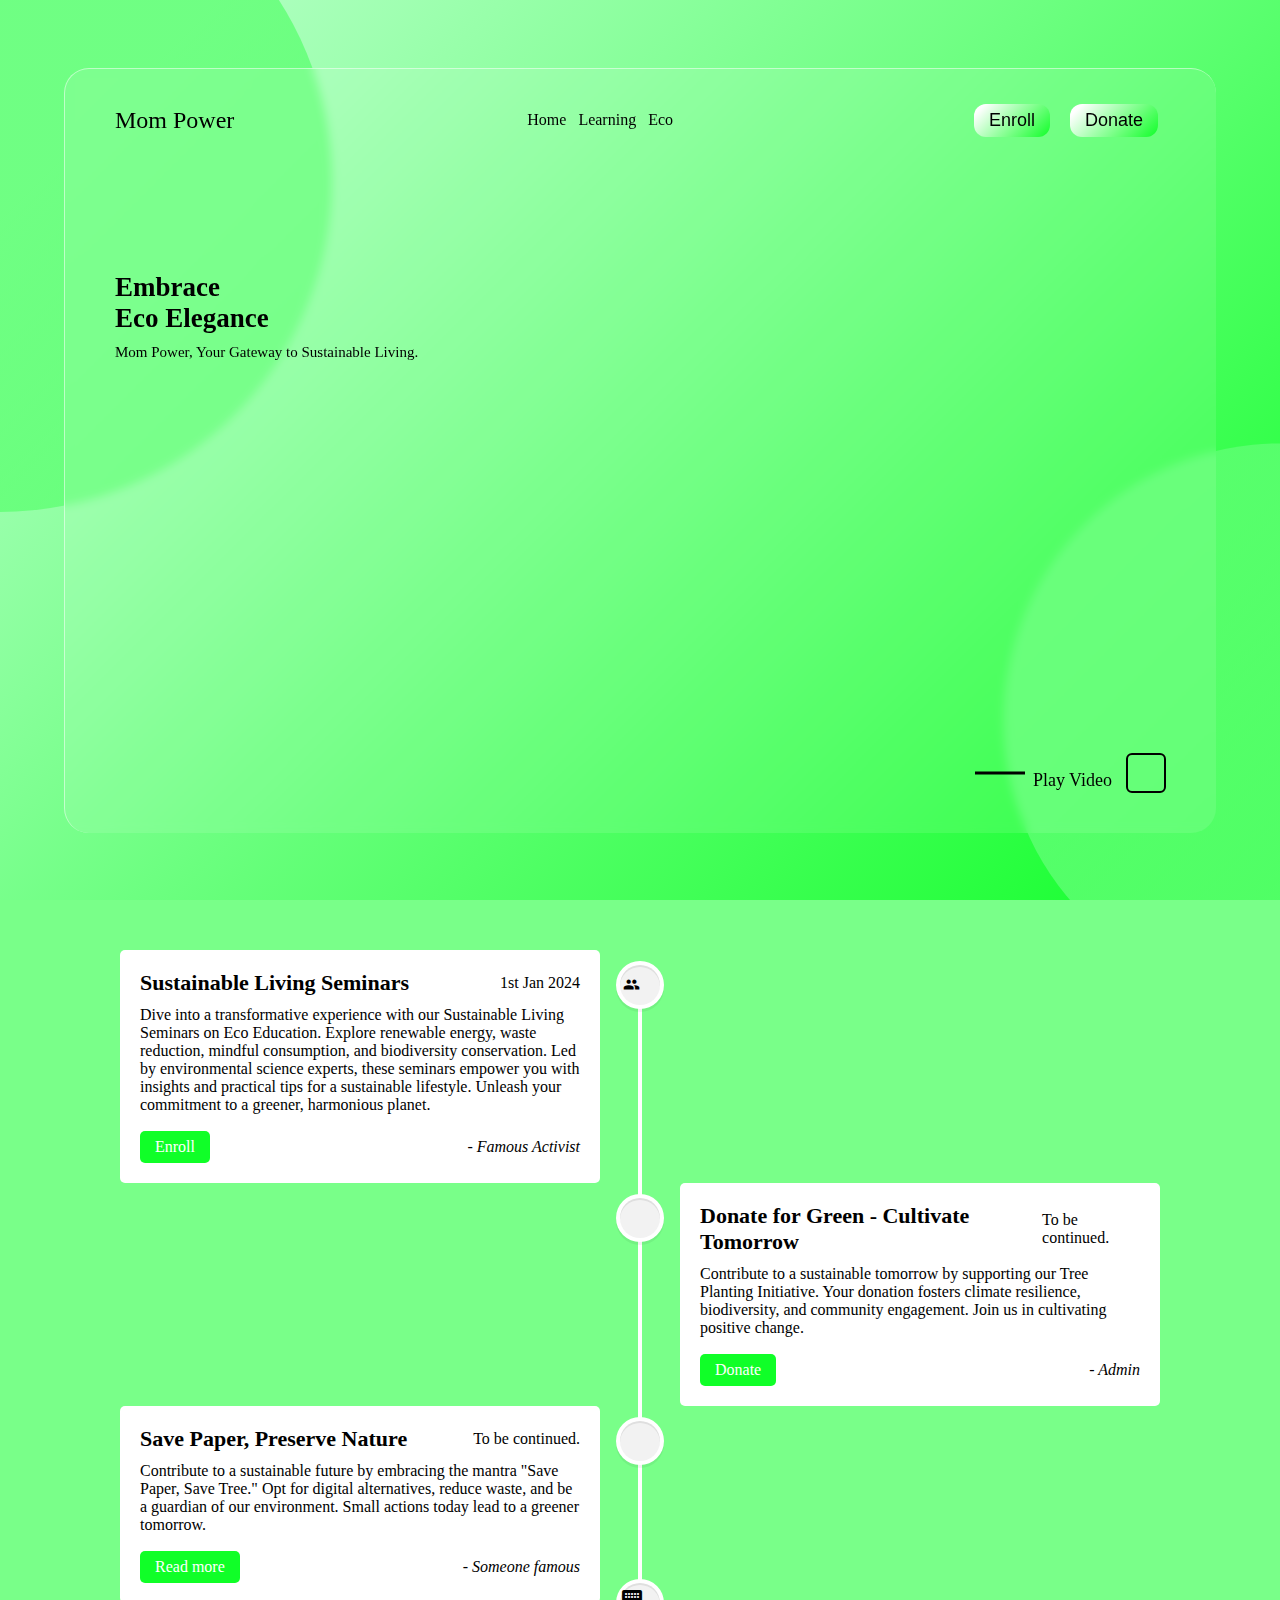
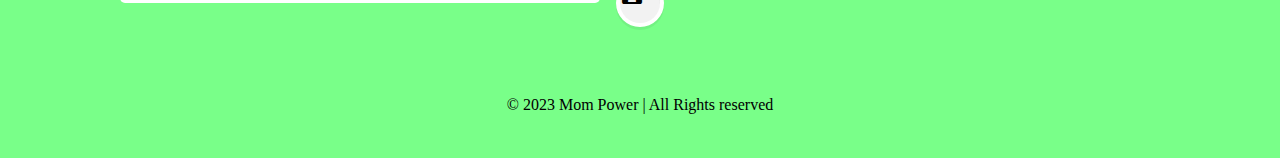
<file: webpages/eco-education.html>
<!DOCTYPE html>
<html lang="en">
<head>
  <meta charset="UTF-8">
  <meta name="viewport" content="width=device-width, initial-scale=1.0">
  <title>Eco Education</title>
  <link rel="stylesheet" href="https://fonts.googleapis.com/icon?family=Material+Icons" />
  <link rel="stylesheet" type="text/css" href="style-eco-education.css">
  <script src="script-eco-education.js" defer></script>
</head>
<body>

  <header>
    <div class="header">
        <!--<h1>E-Learning</h1>-->
        <nav class="navbar">
            <div class="logo"><a href="../index.html" rel="nofollow" target="_blank">Mom Power</a></div>
            <ul class="menu">
                    <li><a href="../index.html" rel="nofollow" target="_blank">Home</a></li>
                    <li><a href="e-learning.html" rel="nofollow" target="_blank">Learning</a></li>
                    <li><a href="eco-education.html" rel="nofollow" target="_blank">Eco</a></li>
            </ul>
            <div class="buttons">
                <input type="button" value="Enroll" onclick="redirectToEnroll()">
                <input type="button" value="Donate" onclick="redirectToDonate()">
            </div>
        </nav>
        <div class="text-content">
            <h2>Embrace<br>Eco Elegance</h2>
            <p>Mom Power, Your Gateway to Sustainable Living.</p>
        </div>
        <div class="play-button">
            <span class="play">Play Video</span>
            <i class="material-icons fa-play" onclick="click()">play_circle</i>
        </div>
    </div>
  </header>

  <main>
    <div class="body">
      <div class="wrapper">
        <div class="center-line">
          <a href="#" class="scroll-icon"><i class="fas material-icons">keyboard_double_arrow_up</i></a>
        </div>

        <div id="enroll-id" class="row row-1">
          <section>
            <i class="icon material-icons">groups</i>
            <div class="details">
              <span class="title">Sustainable Living Seminars</span>
              <span>1st Jan 2024</span>
            </div>
            <p>Dive into a transformative experience with our Sustainable Living Seminars on Eco Education. Explore renewable energy, waste reduction, mindful consumption, and biodiversity conservation. Led by environmental science experts, these seminars empower you with insights and practical tips for a sustainable lifestyle. Unleash your commitment to a greener, harmonious planet.</p>
            <div class="bottom">
              <a href="#">Enroll</a>
              <i>- Famous Activist</i>
            </div>
          </section>
        </div>

        <div id="donate-id" class="row row-2">
          <section>
            <i class="icon material-icons">eco</i>
            <div class="details">
              <span class="title">Donate for Green - Cultivate Tomorrow</span>
              <span>To be continued.</span>
            </div>
            <p>Contribute to a sustainable tomorrow by supporting our Tree Planting Initiative. Your donation fosters climate resilience, biodiversity, and community engagement. Join us in cultivating positive change.</p>
            <div class="bottom">
              <a href="#">Donate</a>
              <i>- Admin</i>
            </div>
          </section>
        </div>

        <div class="row row-1">
          <section>
            <i class="icon material-icons">compost</i>
            <div class="details">
              <span class="title">Save Paper, Preserve Nature</span>
              <span>To be continued.</span>
            </div>
            <p>Contribute to a sustainable future by embracing the mantra "Save Paper, Save Tree." Opt for digital alternatives, reduce waste, and be a guardian of our environment. Small actions today lead to a greener tomorrow.</p>
            <div class="bottom">
              <a href="#">Read more</a>
              <i>- Someone famous</i>
            </div>
          </section>
        </div>
      </div>
    </div>
    <button id="toTopButton" onclick="scrollToTop()">&#x279C;</button>
  </main>

  <footer>
        <div>&copy; 2023 <a href="../index.html" rel="nofollow" target="_blank">Mom Power</a> | All Rights reserved</div>
  </footer>
</body>
</html>
</file>
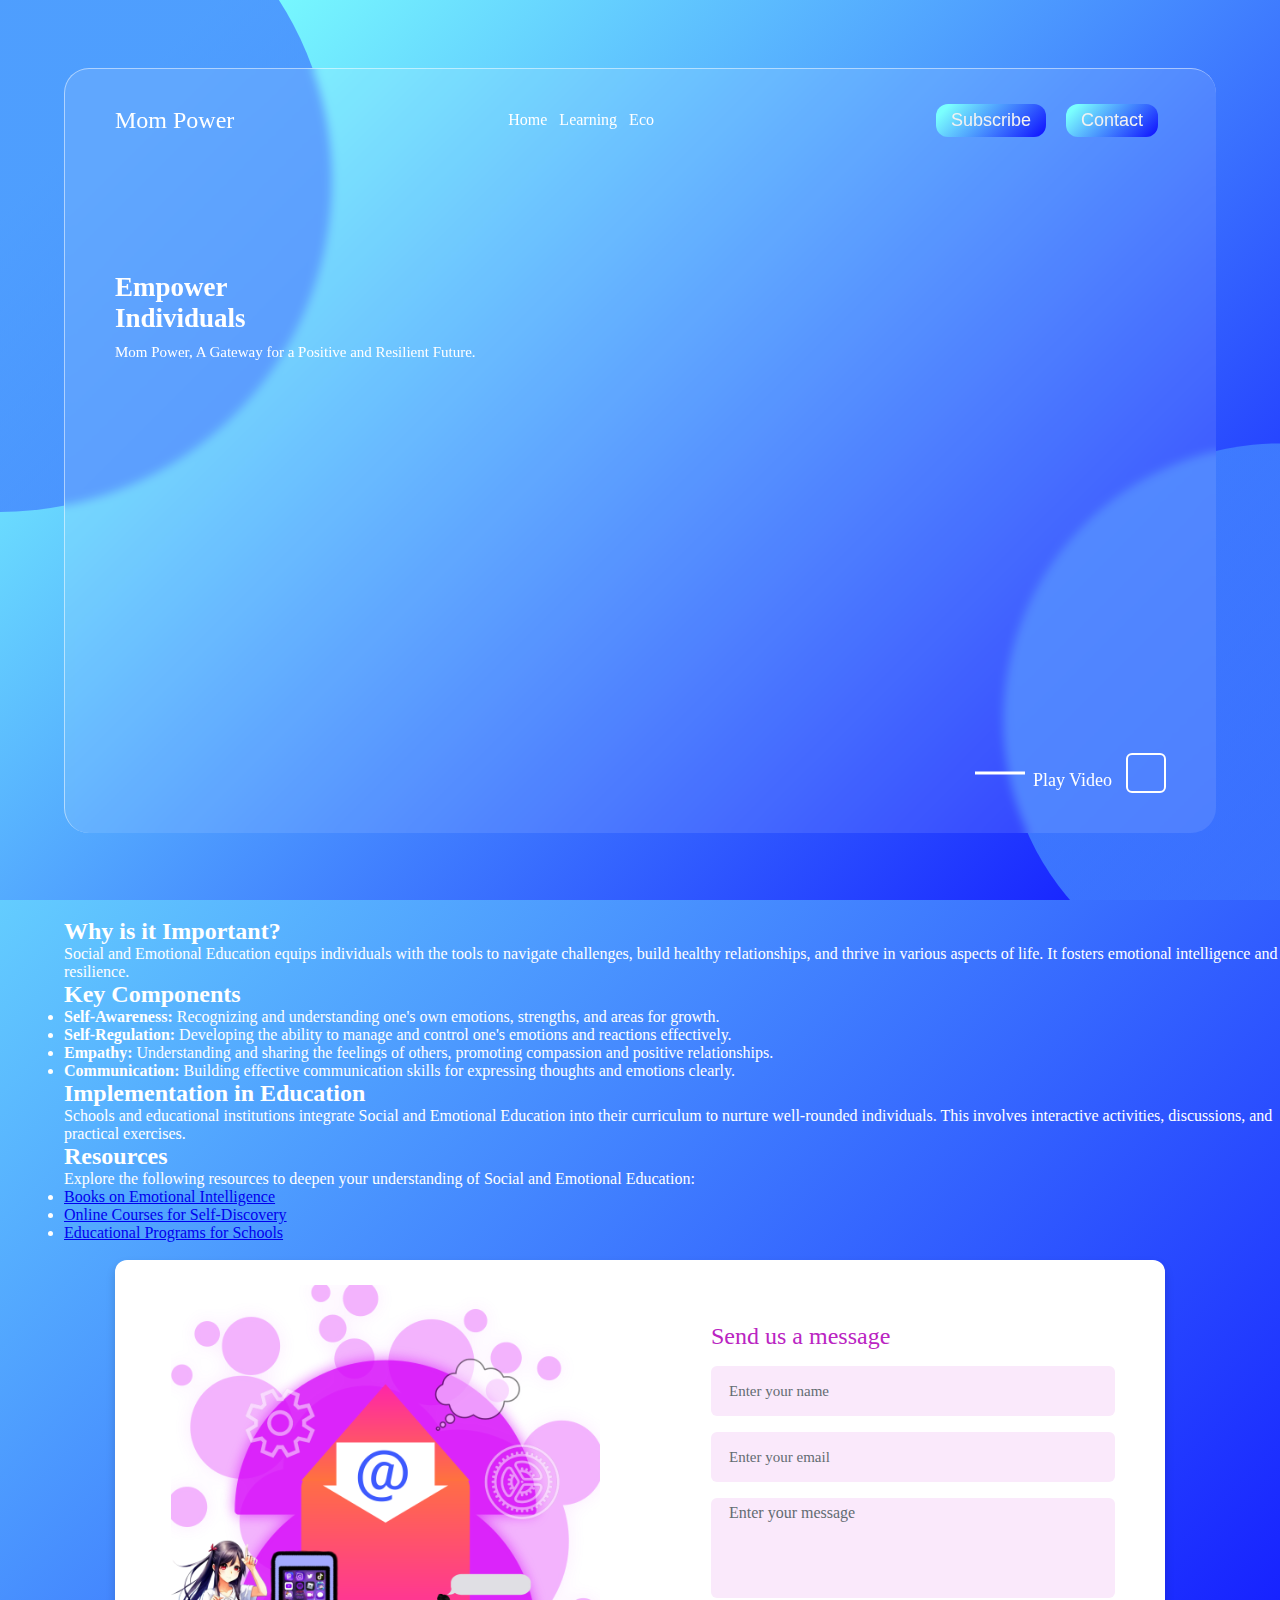
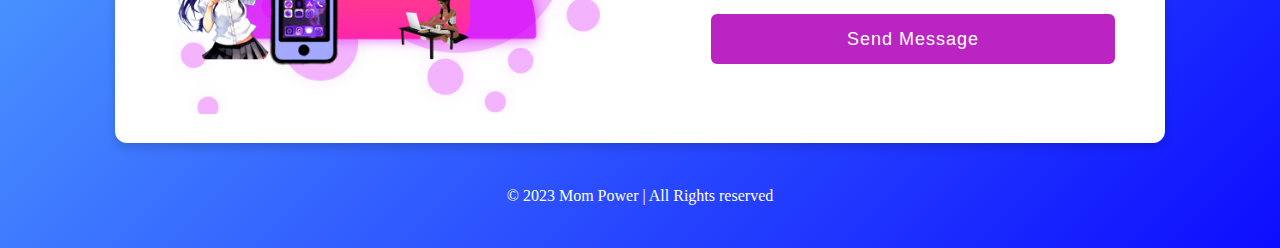
<file: webpages/social-emotional-education.html>
<!DOCTYPE html>
<html lang="en">
<head>
  <meta charset="UTF-8">
  <meta name="viewport" content="width=device-width, initial-scale=1.0">
  <title>Social and Emotional Education</title>
  <link rel="stylesheet" type="text/css" href="style-social-emo.css">
  <link rel="stylesheet" href="https://fonts.googleapis.com/icon?family=Material+Icons" />
  <script src="script-soci-emo.js" defer></script>
</head>
<body>

      <header>
        <div class="header">
            <!--<h1>E-Learning</h1>-->
            <nav class="navbar">
                <div class="logo"><a href="../index.html" rel="nofollow" target="_blank">Mom Power</a></div>
                <ul class="menu">
                    <li><a href="../index.html" rel="nofollow" target="_blank">Home</a></li>
                    <li><a href="e-learning.html" rel="nofollow" target="_blank">Learning</a></li>
                    <li><a href="eco-education.html" rel="nofollow" target="_blank">Eco</a></li>
                </ul>
                <div class="buttons">
                    <input type="button" value="Subscribe" onclick="redirectToSubscribe()">
                    <input type="button" value="Contact" onclick="redirectToContact()">
                </div>
            </nav>
            <div class="text-content">
                <h2>Empower<br>Individuals</h2>
                <p>Mom Power, A Gateway for a Positive and Resilient Future.</p>
            </div>
            <div class="play-button">
                <span class="play">Play Video</span>
                <i class="material-icons fa-play" onclick="click()">play_circle</i>
            </div>
        </div>
    </header>

<main>
<br>
  <section class="cont">
    <h2>Why is it Important?</h2>
    <p>Social and Emotional Education equips individuals with the tools to navigate challenges, build healthy relationships, and thrive in various aspects of life. It fosters emotional intelligence and resilience.</p>
  </section>

  <section class="cont">
    <h2>Key Components</h2>
    <ul>
      <li><strong>Self-Awareness:</strong> Recognizing and understanding one's own emotions, strengths, and areas for growth.</li>
      <li><strong>Self-Regulation:</strong> Developing the ability to manage and control one's emotions and reactions effectively.</li>
      <li><strong>Empathy:</strong> Understanding and sharing the feelings of others, promoting compassion and positive relationships.</li>
      <li><strong>Communication:</strong> Building effective communication skills for expressing thoughts and emotions clearly.</li>
    </ul>
  </section>

  <section class="cont">
    <h2>Implementation in Education</h2>
    <p>Schools and educational institutions integrate Social and Emotional Education into their curriculum to nurture well-rounded individuals. This involves interactive activities, discussions, and practical exercises.</p>
  </section>

  <section class="cont">
    <h2>Resources</h2>
    <p>Explore the following resources to deepen your understanding of Social and Emotional Education:</p>
    <ul>
      <li><a href="#">Books on Emotional Intelligence</a></li>
      <li><a href="#">Online Courses for Self-Discovery</a></li>
      <li><a href="#">Educational Programs for Schools</a></li>
    </ul>
  </section>
</main>
<br>

<!--Starting of Contact-->
       <div id="index-contact" class="cn-body">
  <div class="cn-container">
    <div class="cn-content">
      <div class="cn-image-box">
       <img src="../gallery/contact.png" alt="Contact Us">
      </div>
    <form action="#">
      <div class="cn-topic">Send us a message</div>
      <div class="cn-input-box">
        <input type="text" required>
        <label>Enter your name</label>
      </div>
      <div class="cn-input-box">
        <input type="text" required>
        <label>Enter your email</label>
      </div>
      <div class="cn-message-box">
        <input type="text">
        <label>Enter your message</label>
      </div>
      <div class="cn-input-box">
        <input type="submit" value="Send Message">
      </div>
    </form>
  </div>
  </div>
       </div>
<!--Ending of Contact-->

  <button id="toTopButton" onclick="scrollToTop()">&#x279C;</button>

  <footer>
        <div>&copy; 2023 <a href="../index.html" rel="nofollow" target="_blank">Mom Power</a> | All Rights reserved</div>
  </footer>

</body>
</html>
</file>
<file: style.css>
/*Style Body*/
body {
    background-color: black;
    color: white;
    padding: 0;
    margin: 0;
}
/*Style Header img*/
header img {
    width: 100%;
}

/*-----------------------------------------------*/

/*Starting of Style welcome*/
/*Starting of Style Slide Show*/
.slideshowContainer {
    max-width: 100%;
    position: relative;
    margin: auto; /*Adjust width and alignment*/
}
.quoteSlides {
    display: flex;
    text-align: center;
    padding: 0;
    margin: 0;
    font-size: xx-small;
}
.articleslide {
    flex: 1;
    display: inline-block; /*Two articles inline*/
    max-width: 65%; /*Forcing text to one line by adjusting width*/
    align-self: flex-start; /*Align top*/
    padding: 10px;
}
/*Style of Navigation Clickable Dots*/
.dot {
    height: 0.7vw;
    width: 0.7vw;
    margin: 0 2px;
    background-color: rgba(51, 51, 51);
    border-radius: 50%;
    display: inline-block;
    transition: background-color 0.6s ease;
    cursor: pointer;
}
.activeDot {
    background-color: #00FF16; /*Set green active dot*/
}
/*Ending of Style Slide Show*/
/*Style Introduction*/
#introId {
    margin-left: 10px;
    margin-right: 10px;
    padding: 5px;
    border-radius: 10px;
    background: radial-gradient(at 100% 0%, rgba(51, 51, 51), black);
}
/*Ending of Style Welcome*/

/*-----------------------------------------------*/

/*Starting of Style Motherhood*/
#motherhoodId {
    text-align: center;
    
}
.motherhoodChapter {
    width: 80%;
    margin: auto; /*Adjust width and alignment*/
}
.chapterIcon img {
    width: 15vw;
}
@keyframes rotate {
    0% {transform: rotate(0deg);}
    25% {transform: rotate(-25deg);}
    50% {transform: rotate(0deg);}
    75% {transform: rotate(25deg);}
    100% {transform: rotate(0deg);}
}
/*Ending of Style Motherhood*/
.animatingImage {
    overflow: hidden;
    animation: rotate 6s linear infinite;
    
}
.animatingImage img {
    width: 15vw;
}
.chapterAction a {
    
    display: flex;
    flex-direction: row;
    align-items: center;
    justify-content: right;
}
.chapterAction img {
    width: 2vw;
}
.chapterAction div {
    color: #00FF16;
}
/*Ending of Style Motherhood*/

/*-----------------------------------------------*/

/*Starting of Style Contact*/
.cn-body{
  width: 100%;
  display: flex;
  align-items: center;
  justify-content: center;
  background: none;
  position: relative;
}
.cn-body::before{
  content: '';
  position: absolute;
  width: 100%;
  left: 0;
  top: 0;
  background: none;
  clip-path: polygon(86% 0, 100% 0, 100% 100%, 60% 100%);
}
.cn-container{
  z-index: 12;
  max-width: 1050px;
  width: 100%;
  background: #fff;
  border-radius: 12px;
  margin: 0 20px;
  box-shadow: 0 5px 10px rgba(0, 0, 0, 0.15);
}
.cn-container .cn-content{
  display: flex;
  align-items: center;
  justify-content: space-between;
  padding: 25px 20px;
}
.cn-content .cn-image-box{
  max-width: 50%;
  width: 40%
  justify-content: center;
  margin: auto;
}
.cn-content .cn-image-box img{
  width: 85%;
  justify-content: center;
  margin: auto;
}
.cn-content .cn-topic{
  font-size: x-large;
  font-weight: 500;
  color: #ba24c2;
}
.cn-content form{
  width: 40%;
  margin-right: 30px;
}
.cn-content .cn-input-box{
  height: 50px;
  width: 100%;
  margin: 16px 0;
  position: relative;
}
.cn-content .cn-input-box input{
  position: absolute;
  height: 100%;
  width: 100%;
  border-radius: 6px;
  font-size: 16px;
  outline: none;
  padding-left: 16px;
  background: #fae9fb;
  border: 2px solid transparent;
  transition: all 0.3s ease;
}
.cn-content .cn-input-box input:focus,
.cn-content .cn-input-box input:valid{
  border-color: #ba24c2;
  background-color: #fff;
}
.cn-content .cn-input-box label{
  position: absolute;
  left: 18px;
  top: 50%;
  color: #636c72;
  font-size: 15px;
  pointer-events: none;
  transform: translateY(-50%);
  transition: all 0.3s ease;
}
.cn-content .cn-input-box input:focus ~ label,
.cn-content .cn-input-box input:valid ~ label{
  top: 0;
  left: 12px;
  display: 14px;
  color: #ba24c2;
  background: #fff;
}
.cn-content .cn-message-box{
  min-height: 100px;
  position: relative;
  width: 100%;
}
.cn-content .cn-message-box input{
  position: absolute;
  height: 100%;
  width: 100%;
  resize: none;
  background: #fae9fb;
  border: 2px solid transparent;
  border-radius: 6px;
  outline: none;
  transition all 0.3s ease;
}
.cn-content .cn-message-box input:focus{
  border-color: #ba24c2;
  background-color: #fff;
}
.cn-content .cn-message-box label{
  position: absolute;
  font-size: 16px;
  color: #636c72;
  left: 18px;
  top: 6px;
  pointer-events: none;
  transition: all 0.3s ease;
}
.cn-content .cn-message-box input:focus ~ label{
  left: 12px;
  top: -10px;
  color: #ba24c2;
  font-size: 14px;
  background: #fff;
}
.cn-content .cn-input-box input[type="submit"]{
  color: #fff;
  background: #ba24c2;
  padding-left: 0;
  font-size: 18px;
  font-weight: 500;
  cursor: pointer;
  letter-spacing: 1px;
  transition: all 0.3s ease;
}
.cn-content .cn-input-box input[type="submit"]:hover{
  background-color: #d43ddb;
}
@media (max-width:1000px) {
  .cn-content .cn-image-box{
    max-width: 50%;
  }
  .cn-content{
    padding: 10px 0;
  }
}
@media (max-width:900px) {
  .cn-content .cn-image-box{
    display: block;
  }
  .cn-content form{
    width: 100%;
    margin-left: 30px;
  }
}
/*Ending of Style Contact*/

/*-----------------------------------------------*/

/*Starting of Style Top Nav Toggle*/
#toTopButton {
    display: none;
    position: fixed;
    bottom: 20px;
    right: 20px;
    background-color: #000;
    color: #fff;
    padding: 5px;
    border: none;
    border-radius: 5px;
    cursor: pointer;
    box-shadow: 0 0 5px white;
    transform: rotate(-90deg);
    margin: auto;
    font-size: large;
}
/*Ending of Style Top Nav Togle*/

/*-----------------------------------------------*/

/*Starting of Style Footer*/
footer {
    background: none;
    padding-top: 3vw;
    padding-bottom: 3vw;
}
footer div {
    text-align: center;
    padding-top: 5px;
    padding-bottom: 5px;
}
footer a {
    text-decoration: none;
    color: white;
}
/*Ending of Style Footer*/
</file>
<file: webpages/style-cult.css>
* {
    margin: 0;
    padding: 0;
    box-sizing: border-box;
    transition: all 0.3s ease;
}
body {
    margin: 0;
    padding: 0;
    background-image: linear-gradient(135deg, #fff 10%, #000 100%);
    color: #fff;
    box-sizing: border-box;
    transition: all 0.3s ease;
}
::selection {
    color: #f2f2f2;
    background: #f86d8d;
}

/*-----------------------------------------------*/
/*Starting of Style Header*/
header {
    color: #000;
    height: 100vh;
    width: 100%;
    display: flex;
    background-image: linear-gradient(135deg, #fff 10%, #000 100%);
}
header::before,
header::after {
    content: '';
    position: absolute;
    left: 0;
    top: 0;
    height: 100%;
    width: 100%;
}
header::before {
    clip-path: circle(30% at left 20%);
    opacity: 0.4;
    background-image: linear-gradient(135deg, #000 10%, #fff 100%);
}
header::after {
    opacity: 0.4;
    clip-path: circle(25% at right 80%);
    background-image: linear-gradient(135deg, #000 10%, #fff 100%);
}
.header {
    height: 85vh;
    width: 90%;
    background: rgba(255, 255, 255, 0.1);
    box-shadow: 0 20px 50px rgba(o, o, o, 1.5);
    border-top: 1px solid rgba(255, 255, 255, 0.5);
    border-left: 1px solid rgba(255, 255, 255, 0.5);
    backdrop-filter: blur(5px);
    z-index: 12;
    border-radius: 25px;
    margin: auto;
    position: relative;
}
.header .navbar {
    margin: auto;
    width: 100%;
    padding: 35px 50px;
    border-radius: 25px;
    display: flex;
    justify-content: space-between;
    align-items: center;
}
.navbar .menu {
    display: flex;
    flex-wrap: wrap;
}
.navbar .logo a {
    text-decoration: none;
    font-size: x-large;
    color: #000;
    font-weight: 500;
}
.navbar .menu li {
    list-style: none;
    margin: 0 6px;
}
.navbar .menu a {
    color: #000;
    text-decoration: none;
    font-size: normal;
    font-weight: 500;
    transition: all 0.3s ease;
}
.navbar .menu a:hover {
    color: #f2f2f2;
}
.navbar .buttons input {
    outline: none;
    color: #f2f2f2;
    font-size: 18px;
    font-weight: 500;
    border-radius: 12px;
    padding: 6px 15px;
    border: none;
    margin: 0 8px;
    cursor: pointer;
    transition: all 0.3s ease;
    background-image: linear-gradient(135deg, #fff 10%, #000 100%);
}
.navbar .buttons input:hover {
    transition: scale(0.97);
}
.header .text-content {
    width: 40%;
    margin: 100px 0 0 50px;
}
.text-content h2 {
    font-size: 27px;
    font-weight: 600;
}
.text-content p {
    font-size: 15px;
    margin-top: 10px;
}
.header .play-button {
    position: absolute;
    right: 50px;
    bottom: 40px;
}
.play-button .play {
    font-size: 18px;
    font-weight: 500;
}
.play-button .play::before {
    content: '';
    position: absolute;
    height: 3px;
    width: 50px;
    top: 50%;
    transform: translateY(-50%);
    left: -58px;
    background: #000;
}
.play-button i {
    height: 40px;
    width: 40px;
    border: 2px solid #000;
    line-height: 38px;
    text-align: center;
    margin-left: 10px;
    border-radius: 6px;
    cursor: pointer;
}
@media (max-width: 850px) {
    .header .navbar {
        flex-direction: column;
        align-items: center;
        justify-content: center;
        padding: 15px 5px;
    }
    .navbar .menu {
        margin: 10px 0 20px 0;
    }
    .header .text-content {
        margin: 30px 0 0 20px;
        width: 705;
    }
    .header .text-content h2 {
        font-size: 20px;
    }
}
@media (max-width: 410px) {
    .header {
        height: 100vh;
        width: 100%;
        border-radius: 0px;
    }
    .header .navbar {
        padding: 15px 10px;
    }
}
/*Ending of Style Header*/

/*-----------------------------------------------*/

/*Starting of Style Content*/
.cont {
padding-left: 5vw;
}
/*Ending of Style Content*/

/*-----------------------------------------------*/

/*Starting of Style Contact*/
.cn-body{
  width: 100%;
  display: flex;
  align-items: center;
  justify-content: center;
  background: none;
  position: relative;
}
.cn-body::before{
  content: '';
  position: absolute;
  width: 100%;
  left: 0;
  top: 0;
  background: none;
  clip-path: polygon(86% 0, 100% 0, 100% 100%, 60% 100%);
}
.cn-container{
  z-index: 12;
  max-width: 1050px;
  width: 100%;
  background: #fff;
  border-radius: 12px;
  margin: 0 20px;
  box-shadow: 0 5px 10px rgba(0, 0, 0, 0.15);
}
.cn-container .cn-content{
  display: flex;
  align-items: center;
  justify-content: space-between;
  padding: 25px 20px;
}
.cn-content .cn-image-box{
  max-width: 50%;
  width: 40%
  justify-content: center;
  margin: auto;
}
.cn-content .cn-image-box img{
  width: 85%;
  justify-content: center;
  margin: auto;
}
.cn-content .cn-topic{
  font-size: x-large;
  font-weight: 500;
  color: #ba24c2;
}
.cn-content form{
  width: 40%;
  margin-right: 30px;
}
.cn-content .cn-input-box{
  height: 50px;
  width: 100%;
  margin: 16px 0;
  position: relative;
}
.cn-content .cn-input-box input{
  position: absolute;
  height: 100%;
  width: 100%;
  border-radius: 6px;
  font-size: 16px;
  outline: none;
  padding-left: 16px;
  background: #fae9fb;
  border: 2px solid transparent;
  transition: all 0.3s ease;
}
.cn-content .cn-input-box input:focus,
.cn-content .cn-input-box input:valid{
  border-color: #ba24c2;
  background-color: #fff;
}
.cn-content .cn-input-box label{
  position: absolute;
  left: 18px;
  top: 50%;
  color: #636c72;
  font-size: 15px;
  pointer-events: none;
  transform: translateY(-50%);
  transition: all 0.3s ease;
}
.cn-content .cn-input-box input:focus ~ label,
.cn-content .cn-input-box input:valid ~ label{
  top: 0;
  left: 12px;
  display: 14px;
  color: #ba24c2;
  background: #fff;
}
.cn-content .cn-message-box{
  min-height: 100px;
  position: relative;
  width: 100%;
}
.cn-content .cn-message-box input{
  position: absolute;
  height: 100%;
  width: 100%;
  resize: none;
  background: #fae9fb;
  border: 2px solid transparent;
  border-radius: 6px;
  outline: none;
  transition all 0.3s ease;
}
.cn-content .cn-message-box input:focus{
  border-color: #ba24c2;
  background-color: #fff;
}
.cn-content .cn-message-box label{
  position: absolute;
  font-size: 16px;
  color: #636c72;
  left: 18px;
  top: 6px;
  pointer-events: none;
  transition: all 0.3s ease;
}
.cn-content .cn-message-box input:focus ~ label{
  left: 12px;
  top: -10px;
  color: #ba24c2;
  font-size: 14px;
  background: #fff;
}
.cn-content .cn-input-box input[type="submit"]{
  color: #fff;
  background: #ba24c2;
  padding-left: 0;
  font-size: 18px;
  font-weight: 500;
  cursor: pointer;
  letter-spacing: 1px;
  transition: all 0.3s ease;
}
.cn-content .cn-input-box input[type="submit"]:hover{
  background-color: #d43ddb;
}
@media (max-width:1000px) {
  .cn-content .cn-image-box{
    max-width: 50%;
  }
  .cn-content{
    padding: 10px 0;
  }
}
@media (max-width:900px) {
  .cn-content .cn-image-box{
    display: block;
  }
  .cn-content form{
    width: 100%;
    margin-left: 30px;
  }
}
/*Ending of Style Contact*/

/*-----------------------------------------------*/

/*Starting of Style Top Nav Toggle*/
#toTopButton {
    display: none;
    position: fixed;
    bottom: 20px;
    right: 20px;
    background-color: #000;
    color: #fff;
    padding: 5px;
    border: none;
    border-radius: 5px;
    cursor: pointer;
    box-shadow: 0 0 5px white;
    transform: rotate(-90deg);
    margin: auto;
    font-size: large;
}
/*Ending of Style Top Nav Togle*/

/*-----------------------------------------------*/
footer {
    background: none;
    padding-bottom: 3vw;
    padding-top: 3vw;
}
footer div {
    text-align: center;
    padding-top: 5px;
    padding-bottom: 5px;
}
footer a {
    text-decoration: none;
    color: white;
}
</file>
<file: webpages/style-e-learning.css>
* {
    margin: 0;
    padding: 0;
    box-sizing: border-box;
    transition: all 0.3s ease;
}
body {
    margin: 0;
    padding: 0;
    background-image: linear-gradient(135deg, #ff9a9e 10%, #F6416C 100%);
    color: #fff;
    box-sizing: border-box;
    transition: all 0.3s ease;
}
::selection {
    color: #f2f2f2;
    background: #f86d8d;
}

/*-----------------------------------------------*/

/*Starting of Style Header*/
header {
    color: #000;
    height: 100vh;
    width: 100%;
    display: flex;
    background-image: linear-gradient(135deg, #ff9a9e 10%, #F6416C 100%);
}
header::before,
header::after {
    content: '';
    position: absolute;
    left: 0;
    top: 0;
    height: 100%;
    width: 100%;
}
header::before {
    clip-path: circle(30% at left 20%);
    opacity: 0.4;
    background-image: linear-gradient(135deg, #F6416C 10%, #ff9a9e 100%);
}
header::after {
    opacity: 0.4;
    clip-path: circle(25% at right 80%);
    background-image: linear-gradient(135deg, #F6416C 10%, #ff9a9e 100%);
}
.header {
    height: 85vh;
    width: 90%;
    background: rgba(255, 255, 255, 0.1);
    box-shadow: 0 20px 50px rgba(o, o, o, 1.5);
    border-top: 1px solid rgba(255, 255, 255, 0.5);
    border-left: 1px solid rgba(255, 255, 255, 0.5);
    backdrop-filter: blur(5px);
    z-index: 12;
    border-radius: 25px;
    margin: auto;
    position: relative;
}
.header .navbar {
    margin: auto;
    width: 100%;
    padding: 35px 50px;
    border-radius: 25px;
    display: flex;
    justify-content: space-between;
    align-items: center;
}
.navbar .menu {
    display: flex;
    flex-wrap: wrap;
}
.navbar .logo a {
    text-decoration: none;
    font-size: x-large;
    color: #000;
    font-weight: 500;
}
.navbar .menu li {
    list-style: none;
    margin: 0 6px;
}
.navbar .menu a {
    color: #000;
    text-decoration: none;
    font-size: normal;
    font-weight: 500;
    transition: all 0.3s ease;
}
.navbar .menu a:hover {
    color: #f2f2f2;
}
.navbar .buttons input {
    outline: none;
    color: #f2f2f2;
    font-size: 18px;
    font-weight: 500;
    border-radius: 12px;
    padding: 6px 15px;
    border: none;
    margin: 0 8px;
    cursor: pointer;
    transition: all 0.3s ease;
    background-image: linear-gradient(135deg, #ff9a9e 10%, #F6416C 100%);
}
.navbar .buttons input:hover {
    transition: scale(0.97);
}
.header .text-content {
    width: 40%;
    margin: 100px 0 0 50px;
}
.text-content h2 {
    font-size: 27px;
    font-weight: 600;
}
.text-content p {
    font-size: 15px;
    margin-top: 10px;
}
.header .play-button {
    position: absolute;
    right: 50px;
    bottom: 40px;
}
.play-button .play {
    font-size: 18px;
    font-weight: 500;
}
.play-button .play::before {
    content: '';
    position: absolute;
    height: 3px;
    width: 50px;
    top: 50%;
    transform: translateY(-50%);
    left: -58px;
    background: #000;
}
.play-button i {
    height: 40px;
    width: 40px;
    border: 2px solid #000;
    line-height: 38px;
    text-align: center;
    margin-left: 10px;
    border-radius: 6px;
    cursor: pointer;
}
@media (max-width: 850px) {
    .header .navbar {
        flex-direction: column;
        align-items: center;
        justify-content: center;
        padding: 15px 5px;
    }
    .navbar .menu {
        margin: 10px 0 20px 0;
    }
    .header .text-content {
        margin: 30px 0 0 20px;
        width: 705;
    }
    .header .text-content h2 {
        font-size: 20px;
    }
}
@media (max-width: 410px) {
    .header {
        height: 100vh;
        width: 100%;
        border-radius: 0px;
    }
    .header .navbar {
        padding: 15px 10px;
    }
}
/*Ending of Style Header*/

/*-----------------------------------------------*/

/*Starting of Style Course Details*/
#featured-courses {
    padding: 5px;
    border-radius: 10px;
    margin-left: 5%;
    margin-right: 5%;
    background-color: rgba(49, 49, 49, 0.536);
    box-shadow: 0 0 2px #F6416C, 0 0 10px #ff9a9e;
}
#featured-courses h2 {
    padding-top: 5px;
    padding-bottom: 5px;
    padding-left: 1.5vw;
}
.motherhoodIdCopy1 {
    text-align: center;
}
.animatingImageCopy1 {
    overflow: hidden;
    animation: rotate 6s linear infinite;
    color: #F6416C;
}
.animatingImageCopy1 i {
    font-size: 120px;
    font-weight: bold;
}
.motherhoodChapterCopy1 {
    width: 80%;
    margin: auto; /*Adjust width and alignment*/
}
.larger-icon {
    color: white;
}
@keyframes rotate {
    0% {transform: rotate(0deg);}
    25% {transform: rotate(-25deg);}
    50% {transform: rotate(0deg);}
    75% {transform: rotate(25deg);}
    100% {transform: rotate(0deg);}
}
.chapterHeaderCopy1 {
    padding-bottom: 5px;
}
.chapterTextCopy1 {
    text-align: justify;
    padding-left: 1.5vw;
    padding-right: 1.5vw;
    font-size: small;
}
.chapterTextCopy1 div {
    padding-left: 1.5vw;
}
.computer-application-course {
    box-shadow: 0 1px 0 #F6416C, 0 3px 0 #ff9a9e;
    border-radius: 10px;
}
.comp-course-details {
    text-align: left;
    font-size: small;
    padding-left: 5%;
}
/*Ending of Style Course Details*/

/*-----------------------------------------------*/

/*Starting of Style Course Price Logs*/
#computer-pricing-logs {
    display: flex;
    align-items: center;
    justify-content: center;
    min-height: 100vh;
    padding: 20px;
    /*background: #647df9;*/
    background: none;
}
.wrapper-cour {
    max-width: 1090px;
    width: 100%;
    margin: auto;
    display: flex;
    flex-wrap: wrap;
    justify-content: space-between;
}
.wrapper-cour .table {
    background: #000000;
    width: calc(33% - 20px);
    padding: 30px 30px;
    position: relative;
    box-shadow: 0 5px 10px rgba(0,0,0,0.1);
}
.table .price-section {
    display: flex;
    justify-content: center;
}
.table .price-area {
    height: 10vw;
    width: 10vw;
    border-radius: 50%;
    padding: 2px;
}
.price-area .inner-area {
    height: 100%;
    width: 100%;
    border-radius: 50%;
    border: 3px solid #fff;
    line-height: 10vw;
    text-align: center;
    color: #000;
    position: relative;
}
.price-area .inner-area .text {
    font-size: small;
    font-weight: 400;
    position: absolute;
    top: -1vw;
    left: 1vw;
    color: black;
}
.price-area .inner-area .price {
    font-size: normal;
    font-weight: 500;
    margin-left: 1vw;
}
.table .package-name {
    width: 100%;
    height: 2px;
    margin: 3vw 0;
    position: relative;
}
.table .package-name::before {
    position: absolute;
    top: 50%;
    left: 50%;
    font-size: normal;
    font-weight: 500;
    background: #000;
    padding: 0 1vw;
    transform: translate(-50%, -50%);
}
.table .features li {
    margin-bottom: 1vw;
    list-style: none;
    display: flex;
    justify-content: space-between;
}
.features li .list-name {
    font-size: small;
    font-weight: 400;
}
.features li .icon {
    font-size: small;
}
.features li .icon.check {
    color: #2db94d;
}
.features li .icon.cross {
    color: #cd3241;
}
.table .btn {
    width: 100%;
    display: flex;
    margin-top: 3vw;
    justify-content: center;
}
.table .btn button {
    width: 80%;
    height: 4vw;
    color: #fff;
    font-size: normal;
    font-weight: 500;
    border: none;
    outline: none;
    border-radius: 25px;
    cursor: pointer;
    transition: all 0.3s ease;
}
.table .btn button:hover {
    border-radius: 5px;
}
.basic .features li::selection {
    background: #ffd861;
}
.basic ::selection,
.basic .price-area,
.basic .inner-area {
    background: #ffd861;
}
.basic .btn button {
    border: 2px solid #ffd861;
    background: #fff;
    color: #ffd861;
}
.basic .btn button:hover{
    background: #ffd861;
    color: #fff;
}
.premium ::selection,
.premium .price-area,
.premium .inner-area,
.premium .btn button{
    background: #a26bfa;
}
.premium .btn button:hover{
    background: #833af8;
}
.ultimate ::selection,
.ultimate .price-area,
.ultimate .inner-area{
    background: #43ef8b;
}
.ultimate .btn button{
    border: 2px solid #43ef8b;
    color: #43ef8b;
    background: #fff;
}
.ultimate .btn button:hover{
    background: #43ef8b;
    color: #fff;
}
.basic .package-name{
    background: #ffecb3;
}
.premium .package-name{
    background: #d0b3ff;
}
.ultimate .package-name{
    background: #baf8d4;
}
.basic .package-name::before{
    content: "Basic";
}
.premium .package-name::before{
    content: "Premium";
    font-size: normal;
}
.ultimate .package-name::before{
    content: "Ultimate";
    font-size: normal;
}
@media (max-width: 1020px) {
    .wrapper .table{
        width: calc(50% - 20px);
        margin-bottom: 3.5vw;
    }
}
@media (max-width: 698px) {
    .wrapper .table{
        width: 100%;
    }
}
::selection{
    color: #fff;
}
.table .ribbon{
    width: 150px;
    height: 150px;
    position: absolute;
    top: -1vw;
    left: -1vw;
    overflow: hidden;
} 
table .ribbon::before,
.table .ribbon::after{
    position: absolute;
    content: "";
    z-index: -1;
    display: block;
    border: 7px solid #4606ac;
    border-top-color: transparent;
    border-left-color: transparent;
}
.table .ribbon::before{
    top: 0px;
    right: 15px;
}
.table .ribbon::after{
    bottom: 15px;
    left: 0px;
}
.table .ribbon span{
    position: absolute;
    top: 2.5vw;
    right: 0;
    transform: rotate(-45deg);
    width: 200px;
    background: #a26bfa;
    padding: 1vw 2.5vw 1vw 0vw;
    color: #fff;
    text-align: center;
    font-size: small;
    text-transform: uppercase;
    box-shadow: 0 5px 10px rgba(0,0,0,0.12);
}
/*Ending of Style Course Price Logs*/

/*-----------------------------------------------*/

/*Starting of Style Register Form*/
#register {
    min-height: 100vh;
    display: flex;
    align-items: center;
    justify-content: center;
    background-image: linear-gradient(135deg, #ff9a9e 10%, #F6416C 100%);
    width: 100%;
}
.r-wrapper {
    position: relative;
    max-width: 470px;
    width: 100%;
    border-radius: 12px;
    padding: 2vw 5vw 17vw;
    background: #F6416C;
    box-shadow: 0 0 10px rgb(255, 0, 0);
    overflow: hidden;
}
.form.login {
    position: absolute;
    left: 50%;
    bottom: -86%;
    transform: translateX(-50%);
    width: calc(100% + 220px);
    padding: 20px 140px;
    border-radius: 50%;
    height: 100%;
    background: #ffffff;
    transition: all 0.6s ease;
}
.r-wrapper.active .form.login {
    bottom: -15%;
    border-radius: 35%;
    box-shadow: 0 -5px 10px #ff9a9e;
}
.form .form-header {
    font-size: xx-large;
    text-align: center;
    color: #fff;
    font-weight: 600;
    cursor: pointer;
}
.form.login .form-header {
    color: #333;
    opacity: 0.6;
}
.r-wrapper.active .form.login .form-header {
    opacity: 1;
}
.r-wrapper.active .signup .form-header {
    opacity: 0.6;
}
.r-wrapper form {
    display: flex;
    flex-direction: column;
    gap: 2vw;
    margin-top: 4vw;
}
form input {
    height: 5vw;
    outline: none;
    border: none;
    padding: 0 1.5vw;
    font-size: small;
    font-weight: 400;
    color: #333;
    border-radius: 8px;
    background: #fff;
}
.form.login input {
    border: 1px solid#aaa;
}
.form.login input:focus {
    box-shadow: 0 1px 0#ddd;
}
form .checkbox {
    display: flex;
    align-items: center;
    gap: 10px;
}
.checkbox input[type="checkbox"] {
    height: 16px;
    width: 16px;
    accent-color: #fff;
    cursor: pointer;
}
form .checkbox label {
    cursor: pointer;
    color: #fff;
 }
form a {
    color: #333;
    text-decoration: none;
}
form a:hover {
    text-decoration: underline;
}
form input[type="submit"] {
    margin-top: 15px;
    padding: none;
    font-size: large;
    font-weight: 500;
    cursor: pointer;
}
.form.login input[type="submit"] {
    background: #F6416C;
    color: #fff;
    border: none;
}

/*Style of Registration Lookup Text*/
.r-details {
    padding-left: 20px;
    text-align: justify;
    padding-right: 20px;
}
.r-details li {
    list-style: none;
    
}
.r-det-li {
    background-color: none;
    width: 2.5vw;
    color: white;
    font-size: xx-large;
    margin: auto;
    justify-content: center;
    transform: rotate(90deg);
}
/*Ending of Style of Register Form*/

/*-----------------------------------------------*/

/*Starting of Style Top Nav Toggle*/
#toTopButton {
    display: none;
    position: fixed;
    bottom: 20px;
    right: 20px;
    background-color: #F6416C;
    color: #fff;
    padding: 5px;
    border: none;
    border-radius: 5px;
    cursor: pointer;
    box-shadow: 0 0 5px white;
    transform: rotate(-90deg);
    margin: auto;
    font-size: large;
}
/*Ending of Style Top Nav Togle*/

/*-----------------------------------------------*/

/*Starting of Style Footer*/
footer {
    background: none;
    padding-top: 3vw;
    padding-bottom: 3vw;
}
footer div {
    text-align: center;
    padding-top: 5px;
    padding-bottom: 5px;
}
footer a {
    text-decoration: none;
    color: white;
}
/*Ending of Style Footer*/

/*-----------------------------------------------*/
</file>
<file: webpages/style-eco-education.css>
* {
    margin: 0;
    padding: 0;
    box-sizing: border-box;
    transition: all 0.3s ease;
}
body {
    margin: 0;
    padding: 0;
    background-color: #79ff89;
    color: #000;
    box-sizing: border-box;
    transition: all 0.3s ease;
}
::selection {
    color: #f2f2f2;
    background: #10ff28;
}

html{
    scroll-behavior: smooth;
}

/*-----------------------------------------------*/

/*Starting of Style Header*/
header {
    color: #000;
    height: 100vh;
    width: 100%;
    display: flex;
    background-image: linear-gradient(135deg, #AFFFC0 10%, #10ff28 100%);
}
header::before,
header::after {
    content: '';
    position: absolute;
    left: 0;
    top: 0;
    height: 100%;
    width: 100%;
}
header::before {
    clip-path: circle(30% at left 20%);
    opacity: 0.4;
    background-image: linear-gradient(135deg, #10ff28 10%, #AFFFC0 100%);
}
header::after {
    opacity: 0.4;
    clip-path: circle(25% at right 80%);
    background-image: linear-gradient(135deg, #10ff28 10%, #AFFFC0 100%);
}
.header {
    height: 85vh;
    width: 90%;
    background: rgba(255, 255, 255, 0.1);
    box-shadow: 0 20px 50px rgba(o, o, o, 1.5);
    border-top: 1px solid rgba(255, 255, 255, 0.5);
    border-left: 1px solid rgba(255, 255, 255, 0.5);
    backdrop-filter: blur(5px);
    z-index: 12;
    border-radius: 25px;
    margin: auto;
    position: relative;
}
.header .navbar {
    margin: auto;
    width: 100%;
    padding: 35px 50px;
    border-radius: 25px;
    display: flex;
    justify-content: space-between;
    align-items: center;
}
.navbar .menu {
    display: flex;
    flex-wrap: wrap;
}
.navbar .logo a {
    text-decoration: none;
    font-size: x-large;
    color: #000;
    font-weight: 500;
}
.navbar .menu li {
    list-style: none;
    margin: 0 6px;
}
.navbar .menu a {
    color: #000;
    text-decoration: none;
    font-size: normal;
    font-weight: 500;
    transition: all 0.3s ease;
}
.navbar .menu a:hover {
    color: #f2f2f2;
}
.navbar .buttons input {
    outline: none;
    color: #000;
    font-size: 18px;
    font-weight: 500;
    border-radius: 12px;
    padding: 6px 15px;
    border: none;
    margin: 0 8px;
    cursor: pointer;
    transition: all 0.3s ease;
    background-image: linear-gradient(135deg, #ffffff 10%, #10ff28 100%);
}
.navbar .buttons input:hover {
    transition: scale(0.97);
}
.header .text-content {
    width: 40%;
    margin: 100px 0 0 50px;
}
.text-content h2 {
    font-size: 27px;
    font-weight: 600;
}
.text-content p {
    font-size: 15px;
    margin-top: 10px;
}
.header .play-button {
    position: absolute;
    right: 50px;
    bottom: 40px;
}
.play-button .play {
    font-size: 18px;
    font-weight: 500;
}
.play-button .play::before {
    content: '';
    position: absolute;
    height: 3px;
    width: 50px;
    top: 50%;
    transform: translateY(-50%);
    left: -58px;
    background: #000;
}
.play-button i {
    height: 40px;
    width: 40px;
    border: 2px solid #000;
    line-height: 38px;
    text-align: center;
    margin-left: 10px;
    border-radius: 6px;
    cursor: pointer;
}
@media (max-width: 850px) {
    .header .navbar {
        flex-direction: column;
        align-items: center;
        justify-content: center;
        padding: 15px 5px;
    }
    .navbar .menu {
        margin: 10px 0 20px 0;
    }
    .header .text-content {
        margin: 30px 0 0 20px;
        width: 705;
    }
    .header .text-content h2 {
        font-size: 20px;
    }
}
@media (max-width: 410px) {
    .header {
        height: 100vh;
        width: 100%;
        border-radius: 0px;
    }
    .header .navbar {
        padding: 15px 10px;
    }
}
/*Ending of Style Header*/

/*-----------------------------------------------*/

/*Starting of Style Chart Wrapper*/
.body{
    background: #79ff89;
    color: black;
}
.wrapper{
    max-width: 1080px;
    margin: 50px auto;
    padding: 0 20px;
    position: relative;
}
    .wrapper .center-line{
    position: absolute;
    height: 100%;
    width: 4px;
    background: #fff;
    left: 50%;
    top: 20px;
    transform: translateX(-50%);
    }
    .wrapper .row{
    display: flex;
    }
    .wrapper .row-1{
    justify-content: flex-start;
    }
    .wrapper .row-2{
    justify-content: flex-end;
    }
    .wrapper .row section{
    background: #fff;
    border-radius: 5px;
    width: calc(50% - 40px);
    padding: 20px;
    position: relative;
    }
    .wrapper .row section::before{
    position: absolute;
    content: "";
    height: 15px;
    width: 15px;
    background: #fff;
    top: 28px;
    z-index: -1;
    transform: rotate(45deg);
    }
    .row-1 section::before{
    right: -7px;
    }
    .row-2 section::before{
    left: -7px;
    }
    .row section .icon,
    .center-line .scroll-icon{
    position: absolute;
    background: #f2f2f2;
    height: 40px;
    width: 40px;
    text-align: center;
    line-height: 40px;
    border-radius: 50%;
    color: #79ff89;
    font-size: 17px;
    box-shadow: 0 0 0 4px #fff, inset 0 2px 0 rgba(0,0,0,0.08), 0 3px 0
    4px rgba(0,0,0,0.05);
    }
    .center-line .scroll-icon{
    color: black;
    bottom: 0px;
    left: 50%;
    font-size: large;
    transform: translateX(-50%);
    }
    .row-1 section .icon{
    top: 15px;
    right: -60px;
    color: black;
    }
    .row-2 section .icon{
    top: 15px;
    left: -60px;
    color: black;
    }
    .row section .details,
    .row section .bottom{
    display: flex;
    align-items: center;
    justify-content: space-between;
    }
    .row section .details .title{
    font-size: 22px;
    font-weight: 600;
    }
    .row section p{
    margin: 10px 0 17px 0;
    }
    .row section .bottom a{
    text-decoration: none;
    background: #10ff28;
    color: #fff;
    padding: 7px 15px;
    border-radius: 5px;
    /* font-size: 17px; */
    font-weight: 400;
    transition: all 0.3s ease;
    }
    .row section .bottom a:hover{
    transform: scale(0.97);
    }
    @media(max-width: 790px){
    .wrapper .center-line{
    left: 40px;
    }
    .wrapper .row{
    margin: 30px 0 3px 60px;
    }
    .wrapper .row section{
    width: 100%;
    }
    .row-1 section::before{
    left: -7px;
    }
    .row-1 section .icon{
    left: -60px;
    }
    }
    @media(max-width: 440px){
    .wrapper .center-line,
    .row section::before,
    .row section .icon{
    display: none;
    }
    .wrapper .row{
    margin: 10px 0;
    }
    }
/*Ending of Style Wrapper*/

/*-----------------------------------------------*/

/*Starting of Style Top Nav Toggle*/
#toTopButton {
    display: none;
    position: fixed;
    bottom: 20px;
    right: 20px;
    background-color: #10ff28;
    color: #fff;
    padding: 5px;
    border: none;
    border-radius: 5px;
    cursor: pointer;
    box-shadow: 0 0 5px white;
    transform: rotate(-90deg);
    margin: auto;
    font-size: large;
}
/*Ending of Style Top Nav Togle*/

/*-----------------------------------------------*/

/*Starting of Style Footer*/
footer {
    background: none;
    padding-top: 3vw;
    padding-bottom: 3vw;
}
footer div {
    text-align: center;
    padding-top: 5px;
    padding-bottom: 5px;
}
footer a {
    text-decoration: none;
    color: black;
}
/*Ending of Style Footer*/

/*-----------------------------------------------*/
</file>
<file: webpages/style-social-emo.css>
* {
    margin: 0;
    padding: 0;
    box-sizing: border-box;
    transition: all 0.3s ease;
}
body {
    margin: 0;
    padding: 0;
    background-image: linear-gradient(135deg, #7AFFFE 10%, #0D0DFF 100%);
    color: #fff;
    box-sizing: border-box;
    transition: all 0.3s ease;
}
::selection {
    color: #0D0DFF;
    background: #f86d8d;
}

/*-----------------------------------------------*/

/*Starting of Style Header*/
header {
    color: #fff;
    height: 100vh;
    width: 100%;
    display: flex;
    background-image: linear-gradient(135deg, #7AFFFE 10%, #0D0DFF 100%);
}
header::before,
header::after {
    content: '';
    position: absolute;
    left: 0;
    top: 0;
    height: 100%;
    width: 100%;
}
header::before {
    clip-path: circle(30% at left 20%);
    opacity: 0.4;
    background-image: linear-gradient(135deg, #0D0DFF 10%, #7AFFFE 100%);
}
header::after {
    opacity: 0.4;
    clip-path: circle(25% at right 80%);
    background-image: linear-gradient(135deg, #0D0DFF 10%, #7AFFFE 100%);
}
.header {
    height: 85vh;
    width: 90%;
    background: rgba(255, 255, 255, 0.1);
    box-shadow: 0 20px 50px rgba(o, o, o, 1.5);
    border-top: 1px solid rgba(255, 255, 255, 0.5);
    border-left: 1px solid rgba(255, 255, 255, 0.5);
    backdrop-filter: blur(5px);
    z-index: 12;
    border-radius: 25px;
    margin: auto;
    position: relative;
}
.header .navbar {
    margin: auto;
    width: 100%;
    padding: 35px 50px;
    border-radius: 25px;
    display: flex;
    justify-content: space-between;
    align-items: center;
}
.navbar .menu {
    display: flex;
    flex-wrap: wrap;
}
.navbar .logo a {
    text-decoration: none;
    font-size: x-large;
    color: #fff;
    font-weight: 500;
}
.navbar .menu li {
    list-style: none;
    margin: 0 6px;
}
.navbar .menu a {
    color: #fff;
    text-decoration: none;
    font-size: normal;
    font-weight: 500;
    transition: all 0.3s ease;
}
.navbar .menu a:hover {
    color: #000;
}
.navbar .buttons input {
    outline: none;
    color: #f2f2f2;
    font-size: 18px;
    font-weight: 500;
    border-radius: 12px;
    padding: 6px 15px;
    border: none;
    margin: 0 8px;
    cursor: pointer;
    transition: all 0.3s ease;
    background-image: linear-gradient(135deg, #7AFFFE 10%, #0D0DFF 100%);
}
.navbar .buttons input:hover {
    transition: scale(0.97);
}
.header .text-content {
    width: 40%;
    margin: 100px 0 0 50px;
}
.text-content h2 {
    font-size: 27px;
    font-weight: 600;
}
.text-content p {
    font-size: 15px;
    margin-top: 10px;
}
.header .play-button {
    position: absolute;
    right: 50px;
    bottom: 40px;
}
.play-button .play {
    font-size: 18px;
    font-weight: 500;
}
.play-button .play::before {
    content: '';
    position: absolute;
    height: 3px;
    width: 50px;
    top: 50%;
    transform: translateY(-50%);
    left: -58px;
    background: #fff;
}
.play-button i {
    height: 40px;
    width: 40px;
    border: 2px solid #fff;
    line-height: 38px;
    text-align: center;
    margin-left: 10px;
    border-radius: 6px;
    cursor: pointer;
}
@media (max-width: 850px) {
    .header .navbar {
        flex-direction: column;
        align-items: center;
        justify-content: center;
        padding: 15px 5px;
    }
    .navbar .menu {
        margin: 10px 0 20px 0;
    }
    .header .text-content {
        margin: 30px 0 0 20px;
        width: 705;
    }
    .header .text-content h2 {
        font-size: 20px;
    }
}
@media (max-width: 410px) {
    .header {
        height: 100vh;
        width: 100%;
        border-radius: 0px;
    }
    .header .navbar {
        padding: 15px 10px;
    }
}
/*Ending of Style Header*/

/*-----------------------------------------------*/

/*Starting of Style Content*/
.cont {
padding-left: 5vw;
}
/*Ending of Style Content*/

/*Starting of Style Contact*/
.cn-body{
  width: 100%;
  display: flex;
  align-items: center;
  justify-content: center;
  background: none;
  position: relative;
}
.cn-body::before{
  content: '';
  position: absolute;
  width: 100%;
  left: 0;
  top: 0;
  background: none;
  clip-path: polygon(86% 0, 100% 0, 100% 100%, 60% 100%);
}
.cn-container{
  z-index: 12;
  max-width: 1050px;
  width: 100%;
  background: #fff;
  border-radius: 12px;
  margin: 0 20px;
  box-shadow: 0 5px 10px rgba(0, 0, 0, 0.15);
}
.cn-container .cn-content{
  display: flex;
  align-items: center;
  justify-content: space-between;
  padding: 25px 20px;
}
.cn-content .cn-image-box{
  max-width: 50%;
  width: 40%
  justify-content: center;
  margin: auto;
}
.cn-content .cn-image-box img{
  width: 85%;
  justify-content: center;
  margin: auto;
}
.cn-content .cn-topic{
  font-size: x-large;
  font-weight: 500;
  color: #ba24c2;
}
.cn-content form{
  width: 40%;
  margin-right: 30px;
}
.cn-content .cn-input-box{
  height: 50px;
  width: 100%;
  margin: 16px 0;
  position: relative;
}
.cn-content .cn-input-box input{
  position: absolute;
  height: 100%;
  width: 100%;
  border-radius: 6px;
  font-size: 16px;
  outline: none;
  padding-left: 16px;
  background: #fae9fb;
  border: 2px solid transparent;
  transition: all 0.3s ease;
}
.cn-content .cn-input-box input:focus,
.cn-content .cn-input-box input:valid{
  border-color: #ba24c2;
  background-color: #fff;
}
.cn-content .cn-input-box label{
  position: absolute;
  left: 18px;
  top: 50%;
  color: #636c72;
  font-size: 15px;
  pointer-events: none;
  transform: translateY(-50%);
  transition: all 0.3s ease;
}
.cn-content .cn-input-box input:focus ~ label,
.cn-content .cn-input-box input:valid ~ label{
  top: 0;
  left: 12px;
  display: 14px;
  color: #ba24c2;
  background: #fff;
}
.cn-content .cn-message-box{
  min-height: 100px;
  position: relative;
  width: 100%;
}
.cn-content .cn-message-box input{
  position: absolute;
  height: 100%;
  width: 100%;
  resize: none;
  background: #fae9fb;
  border: 2px solid transparent;
  border-radius: 6px;
  outline: none;
  transition all 0.3s ease;
}
.cn-content .cn-message-box input:focus{
  border-color: #ba24c2;
  background-color: #fff;
}
.cn-content .cn-message-box label{
  position: absolute;
  font-size: 16px;
  color: #636c72;
  left: 18px;
  top: 6px;
  pointer-events: none;
  transition: all 0.3s ease;
}
.cn-content .cn-message-box input:focus ~ label{
  left: 12px;
  top: -10px;
  color: #ba24c2;
  font-size: 14px;
  background: #fff;
}
.cn-content .cn-input-box input[type="submit"]{
  color: #fff;
  background: #ba24c2;
  padding-left: 0;
  font-size: 18px;
  font-weight: 500;
  cursor: pointer;
  letter-spacing: 1px;
  transition: all 0.3s ease;
}
.cn-content .cn-input-box input[type="submit"]:hover{
  background-color: #d43ddb;
}
@media (max-width:1000px) {
  .cn-content .cn-image-box{
    max-width: 50%;
  }
  .cn-content{
    padding: 10px 0;
  }
}
@media (max-width:900px) {
  .cn-content .cn-image-box{
    display: block;
  }
  .cn-content form{
    width: 100%;
    margin-left: 30px;
  }
}
/*Ending of Style Contact*/

/*-----------------------------------------------*/


/*Starting of Style Top Nav Toggle*/
#toTopButton {
    display: none;
    position: fixed;
    bottom: 20px;
    right: 20px;
    background-color: #0D0DFF;
    color: #fff;
    padding: 5px;
    border: none;
    border-radius: 5px;
    cursor: pointer;
    box-shadow: 0 0 5px white;
    transform: rotate(-90deg);
    margin: auto;
    font-size: large;
}
/*Ending of Style Top Nav Togle*/

/*-----------------------------------------------*/

/*Starting of Style Footer*/
footer {
    background: none;
    padding-top: 3vw;
    padding-bottom: 3vw;
}
footer div {
    text-align: center;
    padding-top: 5px;
    padding-bottom: 5px;
}
footer a {
    text-decoration: none;
    color: white;
}
/*Ending of Style Footer*/
</file>
